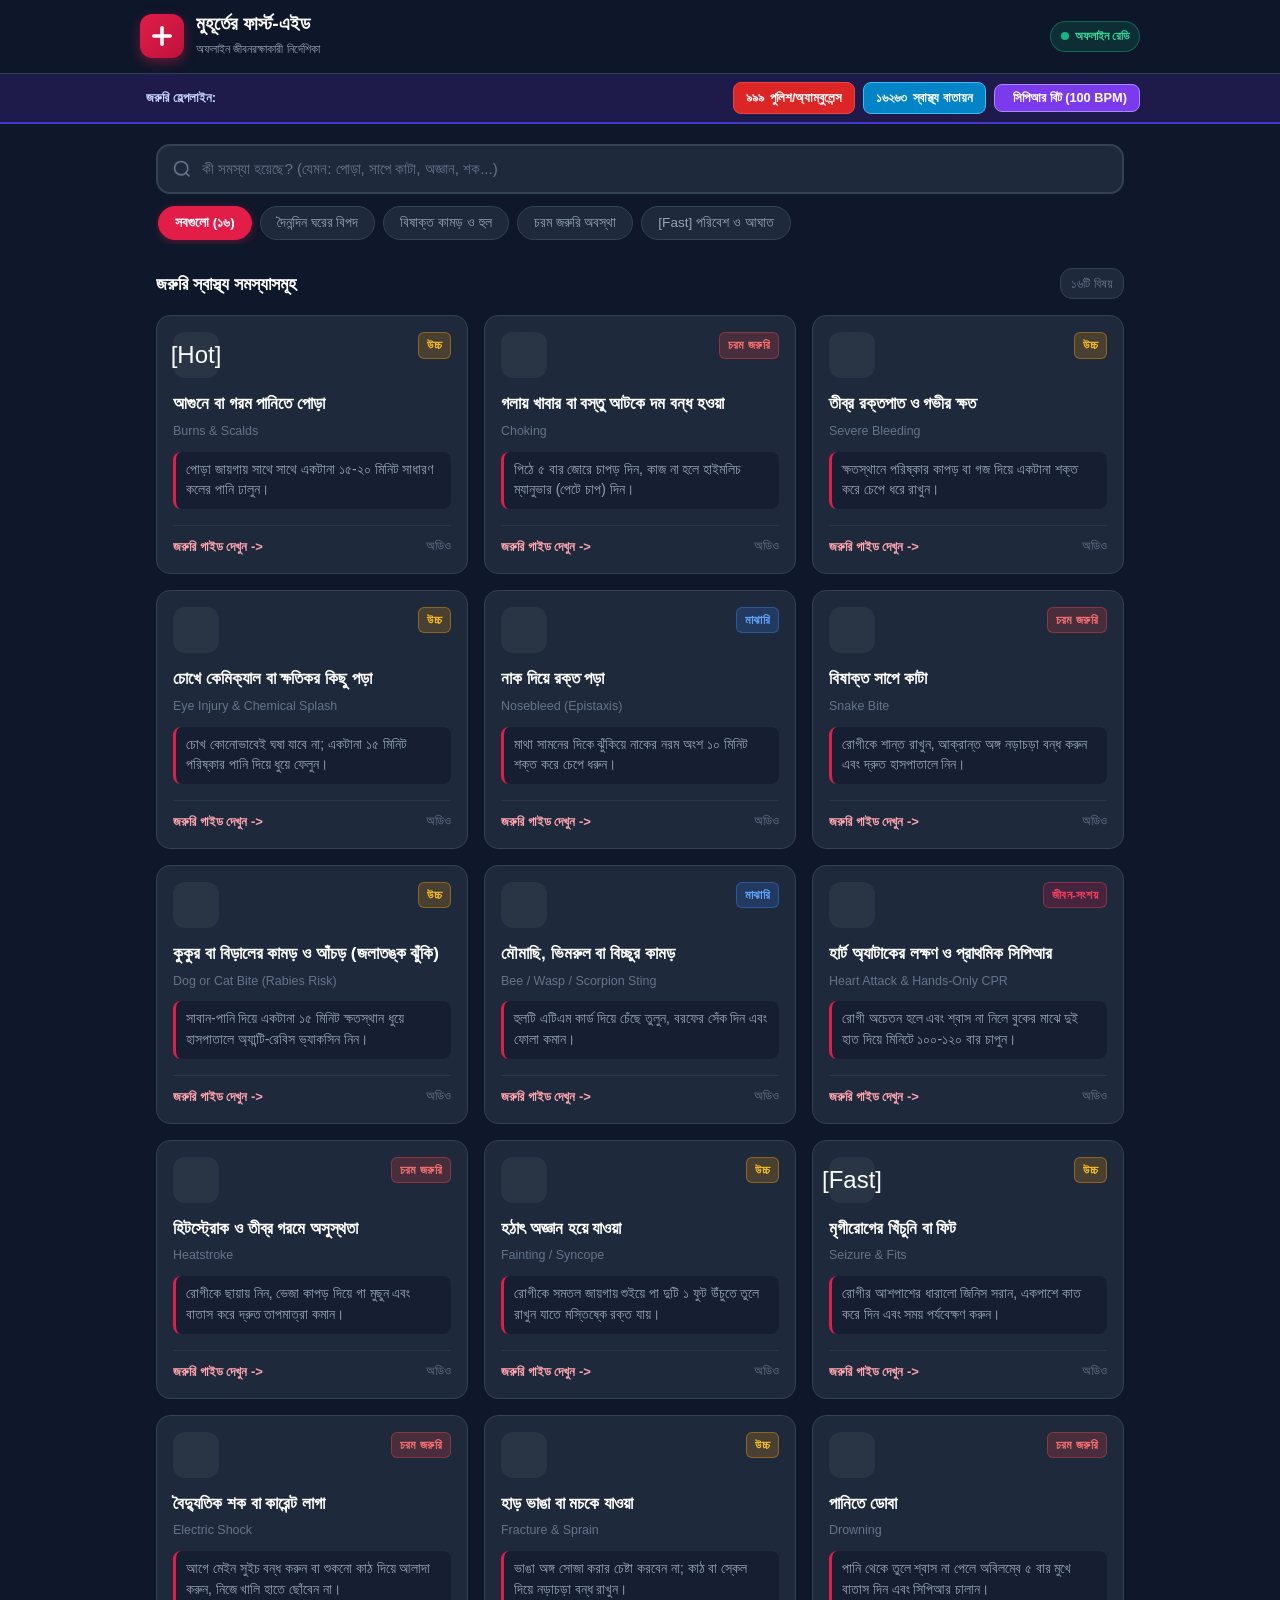
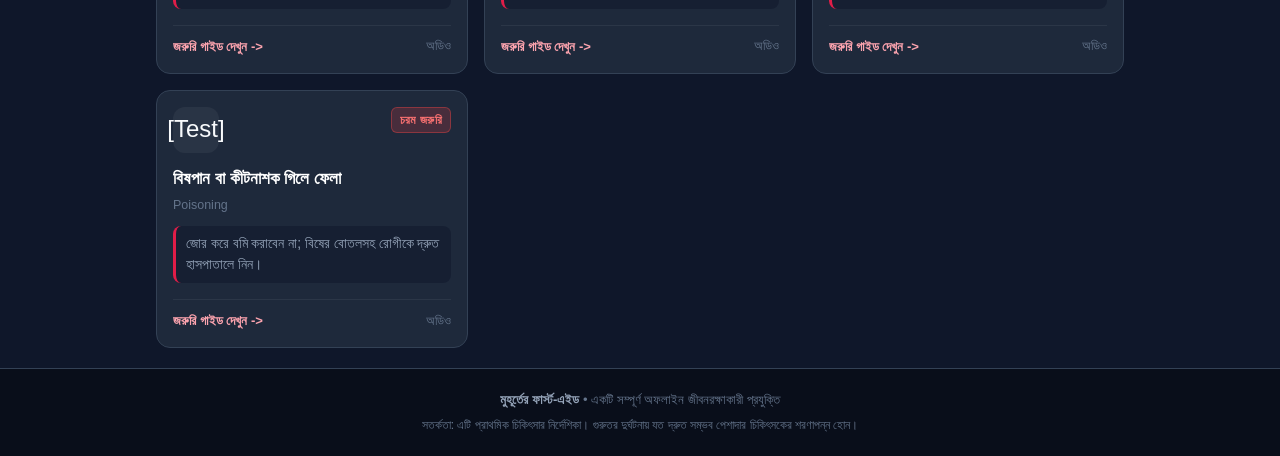
<file: 1_FirstAid_App/index.html>
<!DOCTYPE html>
<html lang="bn">
<head>
  <meta charset="UTF-8">
  <meta name="viewport" content="width=device-width, initial-scale=1.0, maximum-scale=1.0, user-scalable=no, viewport-fit=cover">
  <meta name="theme-color" content="#e11d48">
  <meta name="apple-mobile-web-app-capable" content="yes">
  <meta name="apple-mobile-web-app-status-bar-style" content="black-translucent">
  <meta name="description" content="বিপদের মুহূর্তে সঠিক প্রাথমিক চিকিৎসা ও জীবনরক্ষাকারী অফলাইন নির্দেশিকা। ইন্টারনেট ছাড়াই সম্পূর্ণ কার্যকর।">
  <title>মুহূর্তের ফার্স্ট-এইড | অফলাইন জরুরি প্রাথমিক চিকিৎসা</title>

  <!-- PWA Manifest & Icons -->
  <link rel="manifest" href="manifest.json">
  <link rel="icon" type="image/svg+xml" href="icons/favicon.svg">
  <link rel="apple-touch-icon" href="icons/icon-192.png">

  <!-- Stylesheet -->
  <link rel="stylesheet" href="style.css">
</head>
<body>
  <!-- Top App Navigation -->
  <header class="app-header">
    <div class="header-container">
      <div class="logo-area">
        <div class="logo-icon">
          <svg viewBox="0 0 24 24" width="28" height="28" fill="currentColor">
            <path d="M19 10.5h-5.5V5c0-.83-.67-1.5-1.5-1.5s-1.5.67-1.5 1.5v5.5H5c-.83 0-1.5.67-1.5 1.5s.67 1.5 1.5 1.5h5.5V19c0 .83.67 1.5 1.5 1.5s1.5-.67 1.5-1.5v-5.5H19c.83 0 1.5-.67 1.5-1.5s-.67-1.5-1.5-1.5z"/>
          </svg>
        </div>
        <div class="logo-text">
          <h1>মুহূর্তের ফার্স্ট-এইড</h1>
          <span class="tagline">অফলাইন জীবনরক্ষাকারী নির্দেশিকা</span>
        </div>
      </div>

      <div class="header-actions">
        <span class="offline-badge" id="offlineBadge" title="ইন্টারনেট ছাড়াই চলবে">
          <span class="pulse-dot"></span> অফলাইন রেডি
        </span>
        <button id="installBtn" class="btn-install" style="display: none;">
          <svg width="18" height="18" viewBox="0 0 24 24" fill="none" stroke="currentColor" stroke-width="2">
            <path d="M21 15v4a2 2 0 0 1-2 2H5a2 2 0 0 1-2-2v-4"></path>
            <polyline points="7 10 12 15 17 10"></polyline>
            <line x1="12" y1="15" x2="12" y2="3"></line>
          </svg>
          <span>অ্যাপ ইনস্টল</span>
        </button>
      </div>
    </div>
  </header>

  <!-- Sticky Emergency Quick Hotline Bar -->
  <div class="emergency-bar">
    <div class="emergency-bar-inner">
      <div class="emergency-alert-tag">
        <span class="alert-blink"></span> <strong>জরুরি হেল্পলাইন:</strong>
      </div>
      <div class="hotline-links">
        <a href="tel:999" class="hotline-chip chip-999" title="জাতীয় জরুরি সেবা কল">
          <span class="chip-num">৯৯৯</span>
          <span class="chip-label">পুলিশ/অ্যাম্বুলেন্স</span>
        </a>
        <a href="tel:16263" class="hotline-chip chip-health" title="স্বাস্থ্য বাতায়ন সরকারি স্বাস্থ্য সেবা">
          <span class="chip-num">১৬২৬৩</span>
          <span class="chip-label">স্বাস্থ্য বাতায়ন</span>
        </a>
        <button id="btnCprRhythm" class="hotline-chip chip-cpr" title="সিপিআরের সঠিক রিদম শুনুন">
          <span class="chip-num"></span>
          <span class="chip-label">সিপিআর বিট (100 BPM)</span>
        </button>
      </div>
    </div>
  </div>

  <main class="main-content">
    <!-- Hero / Search Section -->
    <section class="search-section">
      <div class="search-box">
        <svg class="search-icon" width="20" height="20" viewBox="0 0 24 24" fill="none" stroke="currentColor" stroke-width="2">
          <circle cx="11" cy="11" r="8"></circle>
          <line x1="21" y1="21" x2="16.65" y2="16.65"></line>
        </svg>
        <input 
          type="search" 
          id="searchInput" 
          placeholder="কী সমস্যা হয়েছে? (যেমন: পোড়া, সাপে কাটা, অজ্ঞান, শক...)" 
          autocomplete="off"
        >
        <button id="clearSearchBtn" class="clear-search" style="display: none;"></button>
      </div>

      <!-- Category Filter Pills -->
      <div class="category-scroll">
        <div class="category-pills" id="categoryPills">
          <button class="pill-btn active" data-category="all">সবগুলো (১৬)</button>
          <button class="pill-btn" data-category="home"> দৈনন্দিন ঘরের বিপদ</button>
          <button class="pill-btn" data-category="bites"> বিষাক্ত কামড় ও হুল</button>
          <button class="pill-btn" data-category="critical"> চরম জরুরি অবস্থা</button>
          <button class="pill-btn" data-category="trauma">[Fast] পরিবেশ ও আঘাত</button>
        </div>
      </div>
    </section>

    <!-- Emergency Cases Grid -->
    <section class="cases-section">
      <div class="section-title-bar">
        <h2 id="sectionTitle">জরুরি স্বাস্থ্য সমস্যাসমূহ</h2>
        <span class="item-count" id="itemCount">১৬টি বিষয়</span>
      </div>

      <div class="cases-grid" id="casesGrid">
        <!-- Rendered dynamically by app.js -->
      </div>

      <!-- No Results State -->
      <div class="no-results" id="noResults" style="display: none;">
        <div class="no-results-icon"></div>
        <h3>কোনো তথ্য খুঁজে পাওয়া যায়নি</h3>
        <p>অন্য কোনো শব্দ দিয়ে সার্চ করুন অথবা সরাসরি নিচের জরুরি নম্বরে কল করুন।</p>
        <a href="tel:999" class="btn-primary-call">জরুরি ৯৯৯ কল দিন</a>
      </div>
    </section>
  </main>

  <!-- Detail Modal / Drawer -->
  <div class="modal-overlay" id="detailModal" aria-hidden="true">
    <div class="modal-card">
      <!-- Modal Header -->
      <div class="modal-header">
        <div class="modal-title-wrap">
          <span class="modal-icon" id="modalIcon"></span>
          <div>
            <span class="modal-category" id="modalCategory">দৈনন্দিন দুর্ঘটনা</span>
            <h3 class="modal-title" id="modalTitle">আগুনে বা গরম পানিতে পোড়া</h3>
            <span class="modal-sub" id="modalSub">Burns & Scalds</span>
          </div>
        </div>
        <button class="modal-close" id="modalCloseBtn" aria-label="বন্ধ করুন"></button>
      </div>

      <!-- Quick Audio Bar -->
      <div class="modal-audio-bar">
        <div class="audio-status">
          <span class="audio-wave-icon"></span>
          <span id="audioStatusText">জরুরি বাংলায় শুনুন:</span>
        </div>
        <button id="voicePlayBtn" class="btn-voice">
          <span class="voice-btn-text">শুনুন</span>
        </button>
      </div>

      <!-- Modal Body -->
      <div class="modal-body">
        <!-- Quick Summary Box -->
        <div class="quick-summary-box">
          <strong>একনজরে করণীয়:</strong>
          <p id="modalQuickSummary">পোড়া জায়গায় সাথে সাথে একটানা ১৫-২০ মিনিট সাধারণ কলের পানি ঢালুন।</p>
        </div>

        <!-- Section: Do's (করণীয়) -->
        <div class="detail-block block-dos">
          <div class="block-heading">
            <span class="block-icon do-icon"></span>
            <h4>অবিলম্বে কী করবেন (সঠিক পদক্ষেপ)</h4>
          </div>
          <ol class="steps-list" id="modalDosList">
            <!-- Injected via JS -->
          </ol>
        </div>

        <!-- Section: Don'ts (বর্জনীয় / মারাত্মক ভুল) -->
        <div class="detail-block block-donts">
          <div class="block-heading">
            <span class="block-icon dont-icon"></span>
            <h4>মারাত্মক ভুল! যা ভুলেও করবেন না</h4>
          </div>
          <ul class="warning-list" id="modalDontsList">
            <!-- Injected via JS -->
          </ul>
        </div>

        <!-- Section: Hospital Red Flags -->
        <div class="detail-block block-hospital">
          <div class="block-heading">
            <span class="block-icon hospital-icon"></span>
            <h4>কখন দ্রুত হাসপাতালে নেবেন</h4>
          </div>
          <ul class="hospital-list" id="modalHospitalList">
            <!-- Injected via JS -->
          </ul>
        </div>
      </div>

      <!-- Modal Footer Call Action -->
      <div class="modal-footer">
        <a href="tel:999" class="btn-emergency-action">
          <span>সাহায্য দরকার? ৯৯৯ ডায়াল করুন</span>
        </a>
      </div>
    </div>
  </div>

  <!-- CPR Beat Metronome Modal -->
  <div class="modal-overlay" id="cprModal" aria-hidden="true">
    <div class="modal-card cpr-card">
      <div class="modal-header">
        <div class="modal-title-wrap">
          <span class="modal-icon">‍</span>
          <div>
            <h3 class="modal-title">সিপিআর স্পিড গাইড</h3>
            <span class="modal-sub">সঠিক রিদমে বুকের চাপ বজায় রাখুন (১০০-১২০ BPM)</span>
          </div>
        </div>
        <button class="modal-close" id="cprCloseBtn"></button>
      </div>
      <div class="cpr-body">
        <p class="cpr-instructions">
          রোগী অচেতন ও শ্বাসহীন হলে বুকের ঠিক মাঝখানে দুই হাতের তালু দিয়ে নিচের স্পন্দনের তালে তালে প্রতি মিনিটে ১০০-১২০ বার জোরে চাপ দিন (Push Hard & Fast)।
        </p>
        <div class="cpr-visualizer">
          <div class="cpr-heart" id="cprHeart"></div>
          <div class="cpr-bpm" id="cprBpmCount">১১০ BPM</div>
          <span class="cpr-note">প্রতিটি বিটের সাথে বুকে ২ ইঞ্চি গভীরে চাপুন</span>
        </div>
        <button id="cprToggleBtn" class="btn-cpr-toggle"> বিট চালু করুন</button>
      </div>
    </div>
  </div>

  <!-- PWA Install Guide Bottom Banner -->
  <div class="install-banner" id="installBanner" style="display: none;">
    <div class="install-banner-content">
      <img src="icons/icon-192.png" alt="App Icon" class="install-banner-img">
      <div>
        <strong>মোবাইলে ইনস্টল করুন</strong>
        <p>ইন্টারনেট ছাড়াই এক ক্লিকে অফলাইনে ব্যবহারের জন্য</p>
      </div>
    </div>
    <div class="install-banner-actions">
      <button id="bannerInstallBtn" class="btn-banner-install">ইনস্টল</button>
      <button id="bannerDismissBtn" class="btn-banner-dismiss">পরে</button>
    </div>
  </div>

  <!-- Footer -->
  <footer class="app-footer">
    <p><strong>মুহূর্তের ফার্স্ট-এইড</strong> • একটি সম্পূর্ণ অফলাইন জীবনরক্ষাকারী প্রযুক্তি</p>
    <p class="disclaimer">সতর্কতা: এটি প্রাথমিক চিকিৎসার নির্দেশিকা। গুরুতর দুর্ঘটনায় যত দ্রুত সম্ভব পেশাদার চিকিৎসকের শরণাপন্ন হোন।</p>
  </footer>

  <!-- Scripts -->
  <script src="data.js"></script>
  <script src="app.js"></script>
</body>
</html>
</file>
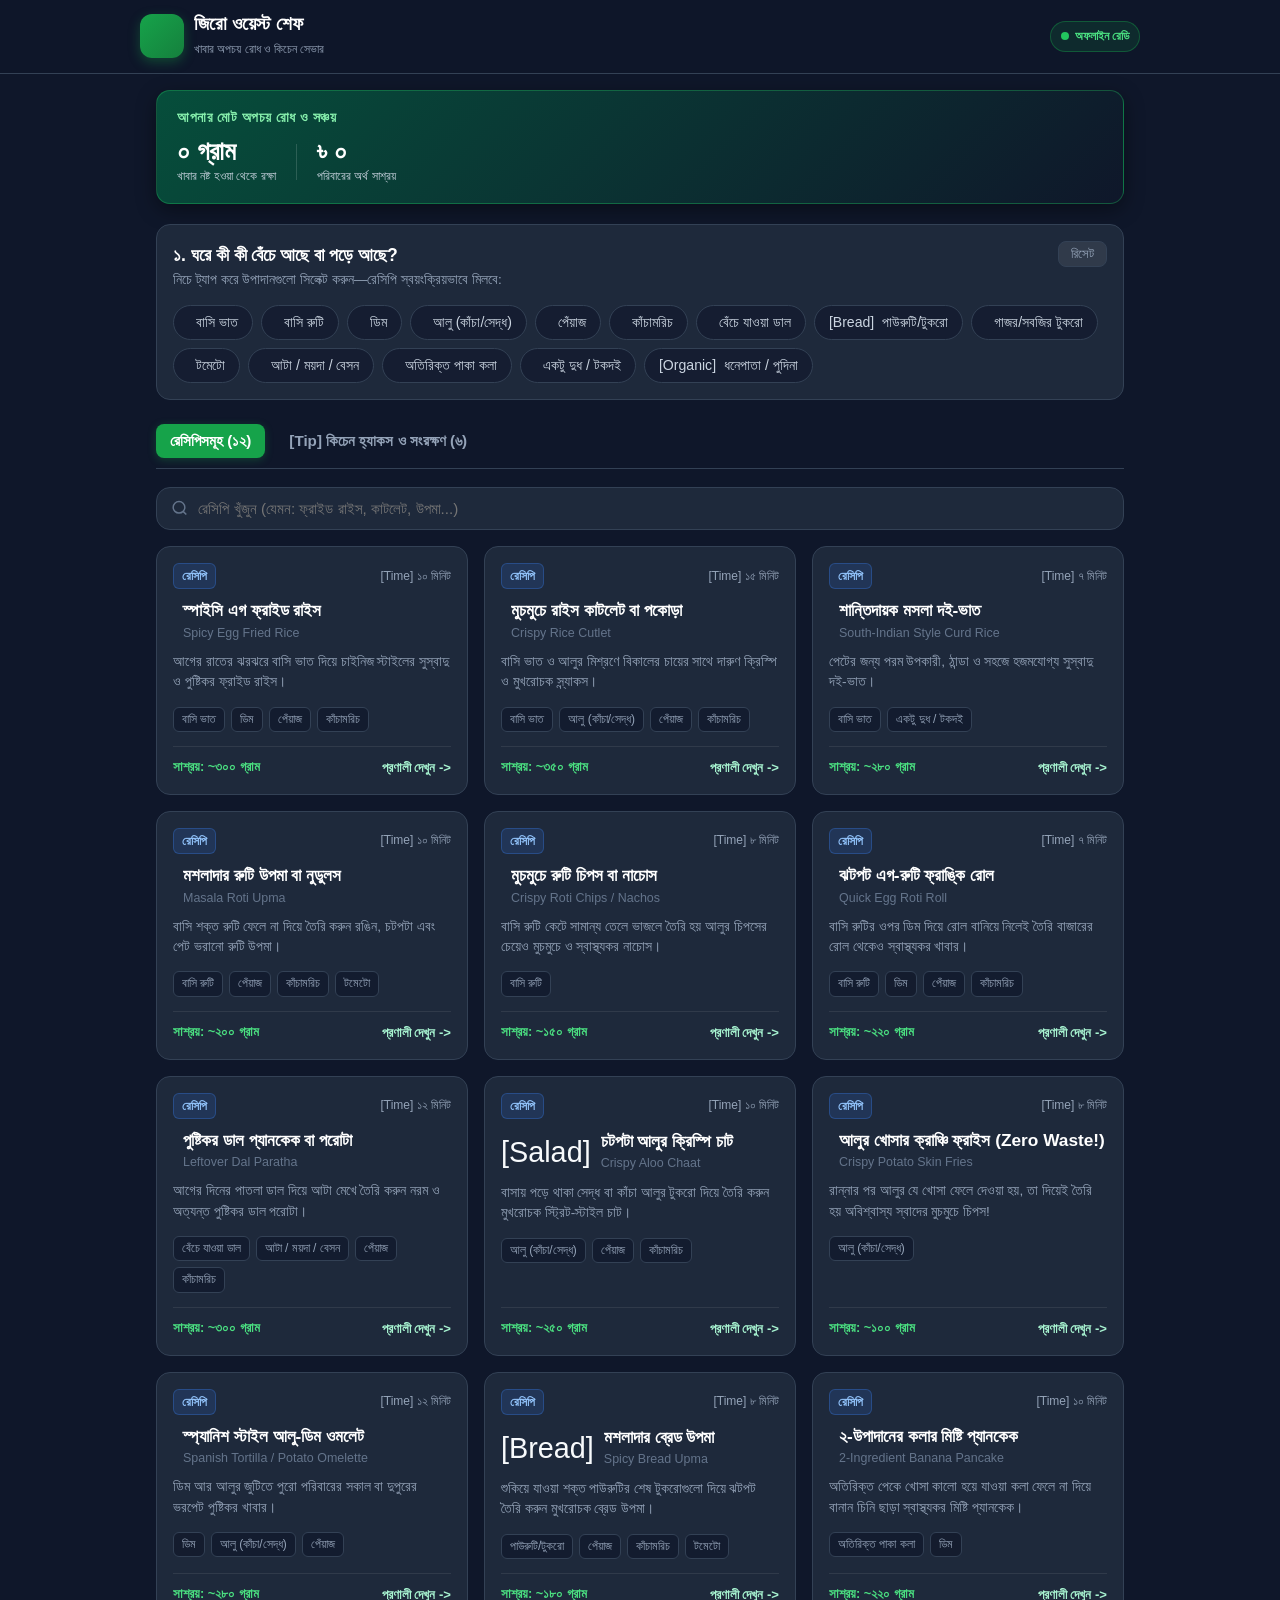
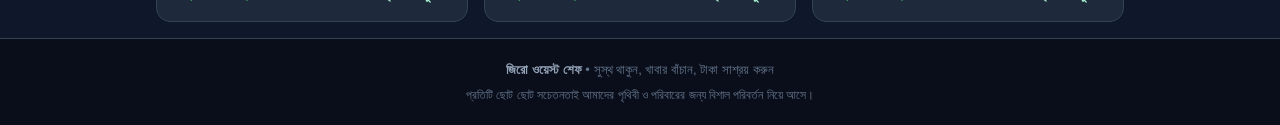
<file: 2_ZeroWasteChef_App/index.html>
<!DOCTYPE html>
<html lang="bn">
<head>
  <meta charset="UTF-8">
  <meta name="viewport" content="width=device-width, initial-scale=1.0, maximum-scale=1.0, user-scalable=no, viewport-fit=cover">
  <meta name="theme-color" content="#16a34a">
  <meta name="apple-mobile-web-app-capable" content="yes">
  <meta name="apple-mobile-web-app-status-bar-style" content="black-translucent">
  <meta name="description" content="বেঁচে যাওয়া খাবার দিয়ে ঝটপট পুষ্টিকর রেসিপি তৈরি ও অর্থ সাশ্রয়ের স্মার্ট নির্দেশিকা। ইন্টারনেট ছাড়াই সম্পূর্ণ অফলাইন।">
  <title>জিরো ওয়েস্ট শেফ | খাবার অপচয় রোধ ও রেসিপি</title>

  <!-- PWA Manifest & Icons -->
  <link rel="manifest" href="manifest.json">
  <link rel="icon" type="image/svg+xml" href="icons/favicon.svg">
  <link rel="apple-touch-icon" href="icons/icon-192.png">

  <!-- Stylesheet -->
  <link rel="stylesheet" href="style.css">
</head>
<body>
  <!-- Header Navigation -->
  <header class="app-header">
    <div class="header-container">
      <div class="logo-area">
        <div class="logo-icon">‍</div>
        <div class="logo-text">
          <h1>জিরো ওয়েস্ট শেফ</h1>
          <span class="tagline">খাবার অপচয় রোধ ও কিচেন সেভার</span>
        </div>
      </div>

      <div class="header-actions">
        <span class="eco-badge" id="offlineBadge" title="ইন্টারনেট ছাড়াই চলবে">
          <span class="pulse-dot"></span> অফলাইন রেডি
        </span>
        <button id="installBtn" class="btn-install" style="display: none;">
          <svg width="16" height="16" viewBox="0 0 24 24" fill="none" stroke="currentColor" stroke-width="2">
            <path d="M21 15v4a2 2 0 0 1-2 2H5a2 2 0 0 1-2-2v-4"></path>
            <polyline points="7 10 12 15 17 10"></polyline>
            <line x1="12" y1="15" x2="12" y2="3"></line>
          </svg>
          <span>ইনস্টল</span>
        </button>
      </div>
    </div>
  </header>

  <main class="main-content">
    <!-- Lifetime Savings Card -->
    <section class="savings-banner">
      <div class="savings-card">
        <div class="savings-info">
          <span class="savings-label">আপনার মোট অপচয় রোধ ও সঞ্চয়</span>
          <div class="savings-numbers">
            <div class="stat-item">
              <span class="stat-value" id="totalGramsSaved">০ গ্রাম</span>
              <span class="stat-sub">খাবার নষ্ট হওয়া থেকে রক্ষা</span>
            </div>
            <div class="stat-divider"></div>
            <div class="stat-item">
              <span class="stat-value" id="totalTakaSaved">৳ ০</span>
              <span class="stat-sub">পরিবারের অর্থ সাশ্রয়</span>
            </div>
          </div>
        </div>
      </div>
    </section>

    <!-- Step 1: Ingredient Picker -->
    <section class="pantry-section">
      <div class="section-head">
        <div>
          <h2>১. ঘরে কী কী বেঁচে আছে বা পড়ে আছে?</h2>
          <p class="section-sub">নিচে ট্যাপ করে উপাদানগুলো সিলেক্ট করুন—রেসিপি স্বয়ংক্রিয়ভাবে মিলবে:</p>
        </div>
        <button id="resetIngredientsBtn" class="btn-reset" title="সব আনচেক করুন">রিসেট</button>
      </div>

      <!-- Ingredient Chips Grid -->
      <div class="ingredients-grid" id="ingredientsGrid">
        <!-- Rendered dynamically by app.js -->
      </div>

      <div class="selected-summary-bar" id="selectedSummaryBar" style="display: none;">
        <span id="selectedCountText">০টি উপকরণ নির্বাচিত</span>
        <span class="hint-text">নিচে রেসিপি দেখুন v</span>
      </div>
    </section>

    <!-- Main Navigation Tabs: Recipes vs Kitchen Hacks -->
    <div class="main-tabs">
      <button class="tab-btn active" id="tabRecipesBtn"> রেসিপিসমূহ (<span id="recipeCountBadge">১২</span>)</button>
      <button class="tab-btn" id="tabHacksBtn">[Tip] কিচেন হ্যাকস ও সংরক্ষণ (৬)</button>
    </div>

    <!-- Section: Recipes List View -->
    <section class="recipes-section" id="recipesSection">
      <!-- Search & Filter Bar -->
      <div class="filter-bar">
        <div class="search-input-wrap">
          <svg class="search-icon" width="18" height="18" viewBox="0 0 24 24" fill="none" stroke="currentColor" stroke-width="2">
            <circle cx="11" cy="11" r="8"></circle>
            <line x1="21" y1="21" x2="16.65" y2="16.65"></line>
          </svg>
          <input type="search" id="recipeSearch" placeholder="রেসিপি খুঁজুন (যেমন: ফ্রাইড রাইস, কাটলেট, উপমা...)" autocomplete="off">
        </div>
      </div>

      <div class="recipes-grid" id="recipesGrid">
        <!-- Rendered dynamically by app.js -->
      </div>

      <!-- Empty State -->
      <div class="no-recipes" id="noRecipes" style="display: none;">
        <div class="no-recipes-icon"></div>
        <h3>কোনো রেসিপি মেলেনি</h3>
        <p>অন্য কোনো উপাদান নির্বাচন করুন অথবা সব উপাদান রিসেট করে সমস্ত রেসিপি দেখুন।</p>
        <button class="btn-view-all" id="btnViewAll">সমস্ত রেসিপি দেখুন</button>
      </div>
    </section>

    <!-- Section: Kitchen Hacks View (Initially Hidden) -->
    <section class="hacks-section" id="hacksSection" style="display: none;">
      <div class="hacks-intro">
        <h3>খাবার দীর্ঘদিন ভালো রাখার ঘরোয়া জাদুকরী টিপস</h3>
        <p>সঠিক উপায়ে সংরক্ষণ করলে খাবার পচে না এবং অপচয় শতভাগ কমানো সম্ভব:</p>
      </div>
      <div class="hacks-grid" id="hacksGrid">
        <!-- Injected dynamically -->
      </div>
    </section>
  </main>

  <!-- Recipe Details Modal -->
  <div class="modal-overlay" id="recipeModal" aria-hidden="true">
    <div class="modal-card">
      <div class="modal-header">
        <div class="modal-title-wrap">
          <span class="modal-icon" id="modalRecipeIcon"></span>
          <div>
            <h3 class="modal-title" id="modalRecipeTitle">স্পাইসি এগ ফ্রাইড রাইস</h3>
            <span class="modal-sub" id="modalRecipeSub">Spicy Egg Fried Rice</span>
          </div>
        </div>
        <button class="modal-close" id="modalCloseBtn"></button>
      </div>

      <div class="modal-meta-bar">
        <div class="meta-item">[Time] <span id="modalRecipeTime">১০ মিনিট</span></div>
        <div class="meta-item"><span id="modalRecipeDiff">সহজ</span></div>
        <div class="meta-item highlight-green"><span id="modalRecipeSaved">৩০০ গ্রাম সাশ্রয়</span></div>
      </div>

      <!-- Audio Reader Bar -->
      <div class="modal-audio-bar">
        <span>বাংলায় রান্নার নিয়ম শুনুন:</span>
        <button id="recipeVoiceBtn" class="btn-voice">
          <span class="voice-btn-text">শুনুন</span>
        </button>
      </div>

      <div class="modal-body">
        <p class="recipe-desc" id="modalRecipeDesc"></p>

        <!-- Required Ingredients -->
        <div class="recipe-block">
          <h4>প্রয়োজনীয় উপকরণ:</h4>
          <ul class="ingredients-needed-list" id="modalIngredientsList"></ul>
        </div>

        <!-- Step by Step instructions -->
        <div class="recipe-block">
          <h4>‍ ধাপে ধাপে তৈরির নিয়ম:</h4>
          <ol class="steps-ordered-list" id="modalStepsList"></ol>
        </div>

        <!-- Pro Tip Box -->
        <div class="pro-tip-box" id="modalProTipBox">
          <strong>শেফের স্পেশাল টিপ:</strong>
          <span id="modalProTipText"></span>
        </div>
      </div>

      <div class="modal-footer">
        <button class="btn-cook-done" id="btnCookDone">
          <span>আমি রান্না করেছি! (সাশ্রয় পয়েন্ট যোগ করুন)</span>
        </button>
      </div>
    </div>
  </div>

  <!-- PWA Install Banner -->
  <div class="install-banner" id="installBanner" style="display: none;">
    <div class="install-banner-content">
      <img src="icons/icon-192.png" alt="App Icon" class="install-banner-img">
      <div>
        <strong>মোবাইলে অ্যাপ ইনস্টল করুন</strong>
        <p>ইন্টারনেট ছাড়াই এক ক্লিকে কিচেনে ব্যবহারের জন্য</p>
      </div>
    </div>
    <div class="install-banner-actions">
      <button id="bannerInstallBtn" class="btn-banner-install">ইনস্টল</button>
      <button id="bannerDismissBtn" class="btn-banner-dismiss">পরে</button>
    </div>
  </div>

  <!-- Success Toast Notification -->
  <div class="toast-notice" id="toastNotice"></div>

  <!-- Footer -->
  <footer class="app-footer">
    <p><strong>জিরো ওয়েস্ট শেফ</strong> • সুস্থ থাকুন, খাবার বাঁচান, টাকা সাশ্রয় করুন</p>
    <p class="disclaimer">প্রতিটি ছোট ছোট সচেতনতাই আমাদের পৃথিবী ও পরিবারের জন্য বিশাল পরিবর্তন নিয়ে আসে।</p>
  </footer>

  <!-- Scripts -->
  <script src="recipes.js"></script>
  <script src="app.js"></script>
</body>
</html>
</file>
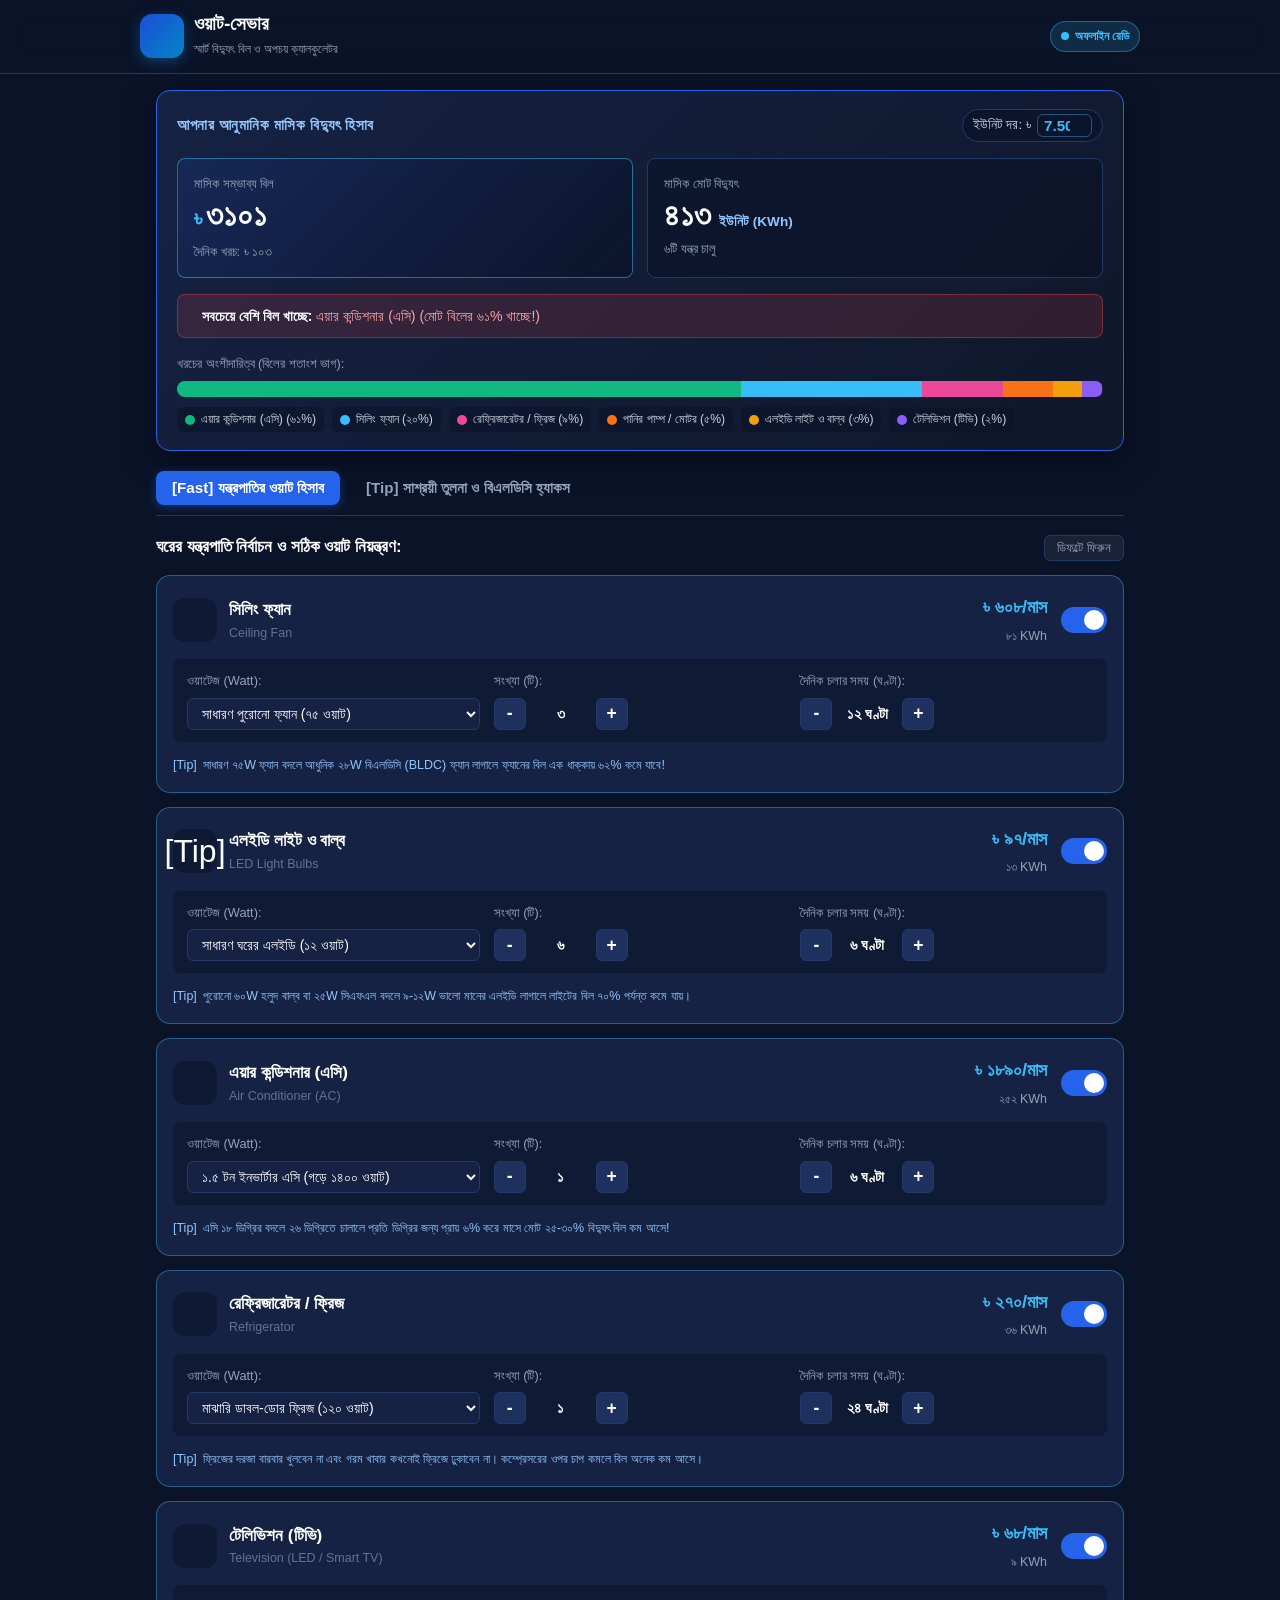
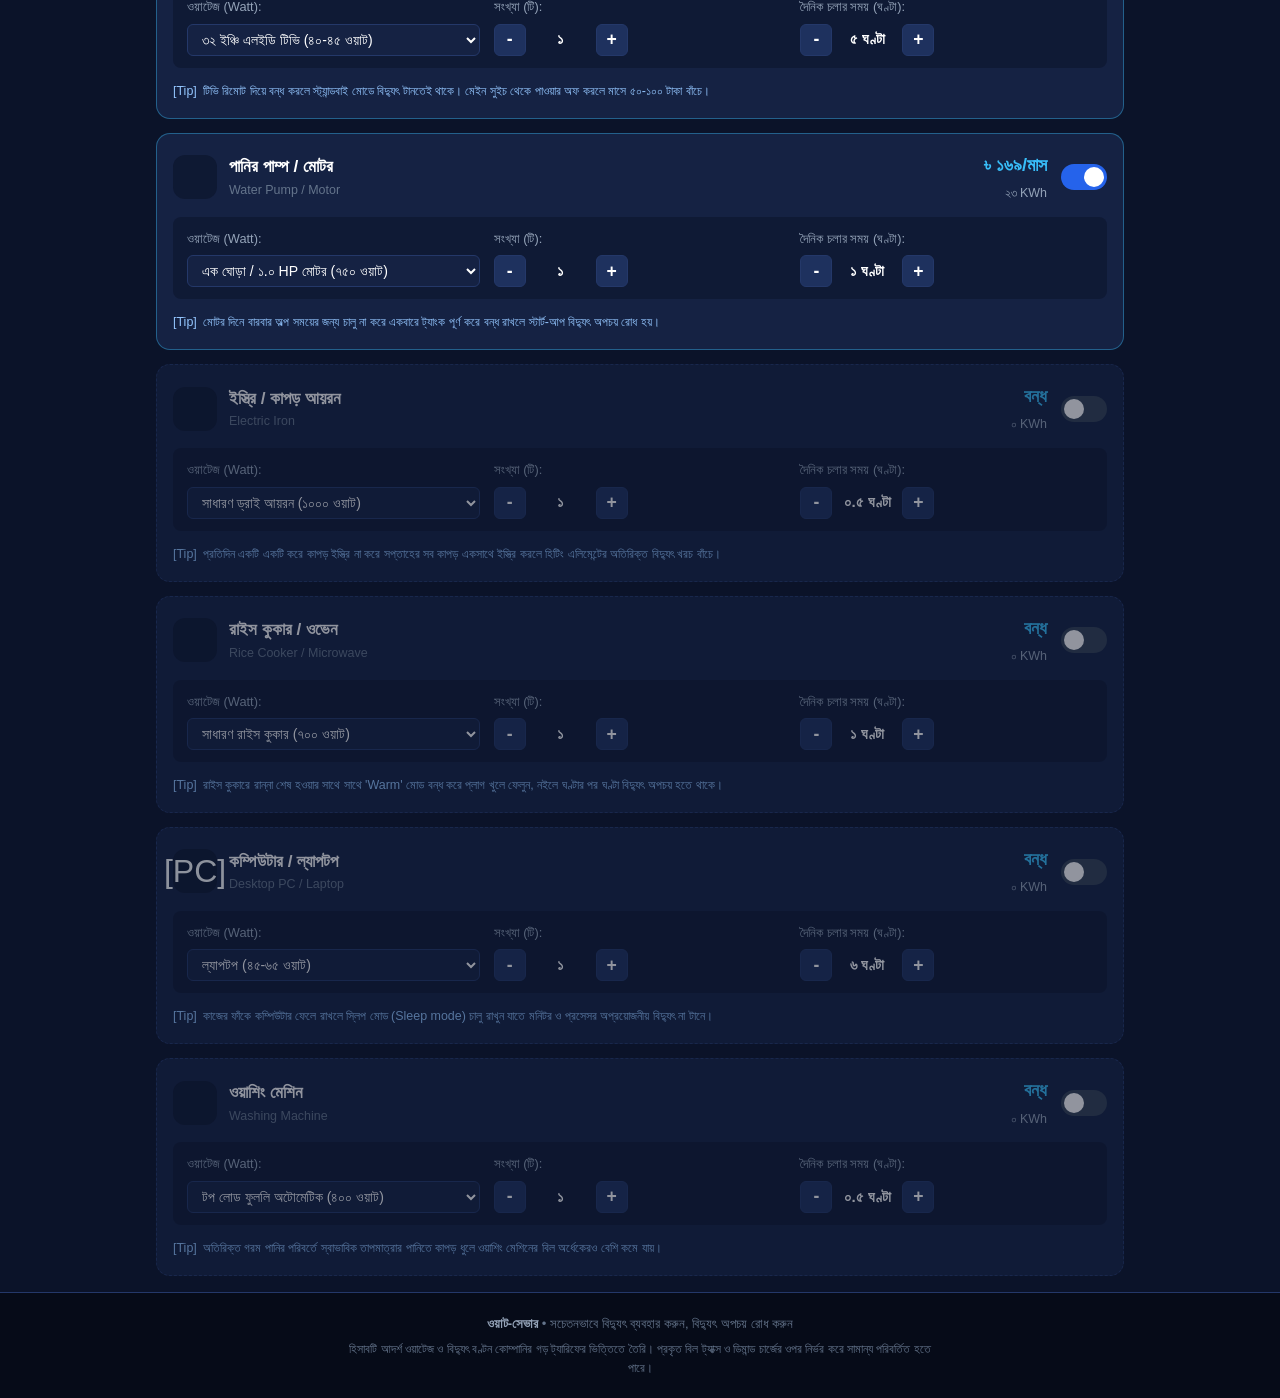
<file: 3_WattSaver_App/index.html>
<!DOCTYPE html>
<html lang="bn">
<head>
  <meta charset="UTF-8">
  <meta name="viewport" content="width=device-width, initial-scale=1.0, maximum-scale=1.0, user-scalable=no, viewport-fit=cover">
  <meta name="theme-color" content="#1d4ed8">
  <meta name="apple-mobile-web-app-capable" content="yes">
  <meta name="apple-mobile-web-app-status-bar-style" content="black-translucent">
  <meta name="description" content="প্রতিটি যন্ত্রের সঠিক ওয়াট হিসাব করে নিখুঁত বিদ্যুৎ বিল নির্ণয় ও হাজার হাজার টাকা সাশ্রয়ের স্মার্ট নির্দেশিকা।">
  <title>ওয়াট-সেভার | স্মার্ট বিদ্যুৎ বিল ও সাশ্রয়ী ক্যালকুলেটর</title>

  <!-- PWA Manifest & Icons -->
  <link rel="manifest" href="manifest.json">
  <link rel="icon" type="image/svg+xml" href="icons/favicon.svg">
  <link rel="apple-touch-icon" href="icons/icon-192.png">

  <!-- Stylesheet -->
  <link rel="stylesheet" href="style.css">
</head>
<body>
  <!-- Header Navigation -->
  <header class="app-header">
    <div class="header-container">
      <div class="logo-area">
        <div class="logo-icon"></div>
        <div class="logo-text">
          <h1>ওয়াট-সেভার</h1>
          <span class="tagline">স্মার্ট বিদ্যুৎ বিল ও অপচয় ক্যালকুলেটর</span>
        </div>
      </div>

      <div class="header-actions">
        <span class="offline-badge" id="offlineBadge" title="ইন্টারনেট ছাড়াই চলবে">
          <span class="pulse-dot"></span> অফলাইন রেডি
        </span>
        <button id="installBtn" class="btn-install" style="display: none;">
          <svg width="16" height="16" viewBox="0 0 24 24" fill="none" stroke="currentColor" stroke-width="2">
            <path d="M21 15v4a2 2 0 0 1-2 2H5a2 2 0 0 1-2-2v-4"></path>
            <polyline points="7 10 12 15 17 10"></polyline>
            <line x1="12" y1="15" x2="12" y2="3"></line>
          </svg>
          <span>ইনস্টল</span>
        </button>
      </div>
    </div>
  </header>

  <main class="main-content">
    <!-- Live Total Bill & Energy Meter Dashboard -->
    <section class="dashboard-banner">
      <div class="dashboard-card">
        <div class="dash-top-row">
          <span class="dash-title">আপনার আনুমানিক মাসিক বিদ্যুৎ হিসাব</span>
          <div class="unit-rate-pill">
            <label for="unitRateInput">ইউনিট দর: ৳</label>
            <input type="number" id="unitRateInput" value="7.50" step="0.5" min="3" max="25">
          </div>
        </div>

        <div class="dash-metrics-grid">
          <div class="metric-box highlight-bill">
            <span class="metric-label">মাসিক সম্ভাব্য বিল</span>
            <div class="metric-val-wrap">
              <span class="currency">৳</span>
              <span class="metric-val" id="totalMonthlyBill">০</span>
            </div>
            <span class="metric-sub" id="dailyBillText">দৈনিক খরচ: ৳ ০</span>
          </div>

          <div class="metric-box">
            <span class="metric-label">মাসিক মোট বিদ্যুৎ</span>
            <div class="metric-val-wrap">
              <span class="metric-val" id="totalMonthlyUnits">০</span>
              <span class="unit-tag">ইউনিট (KWh)</span>
            </div>
            <span class="metric-sub" id="activeAppliancesCount">৬টি যন্ত্র চালু</span>
          </div>
        </div>

        <!-- Warning Drain Alert -->
        <div class="drain-alert-box" id="drainAlertBox" style="display: none;">
          <span class="drain-icon"></span>
          <div>
            <strong>সবচেয়ে বেশি বিল খাচ্ছে:</strong>
            <span id="drainAlertText">এসি (মোট বিলের ৫২%)</span>
          </div>
        </div>

        <!-- Live Visual Segmented Expense Bar -->
        <div class="breakdown-container">
          <span class="breakdown-label">খরচের অংশীদারিত্ব (বিলের শতাংশ ভাগ):</span>
          <div class="breakdown-bar" id="breakdownBar">
            <!-- Injected dynamically -->
          </div>
          <div class="breakdown-legend" id="breakdownLegend">
            <!-- Legend chips -->
          </div>
        </div>
      </div>
    </section>

    <!-- Main Navigation Tabs -->
    <div class="main-tabs">
      <button class="tab-btn active" id="tabCalcBtn">[Fast] যন্ত্রপাতির ওয়াট হিসাব</button>
      <button class="tab-btn" id="tabCompareBtn">[Tip] সাশ্রয়ী তুলনা ও বিএলডিসি হ্যাকস</button>
    </div>

    <!-- View 1: Appliances Calculator -->
    <section class="calculator-view" id="calcView">
      <div class="section-title-row">
        <h3>ঘরের যন্ত্রপাতি নির্বাচন ও সঠিক ওয়াট নিয়ন্ত্রণ:</h3>
        <button class="btn-reset-all" id="btnResetDefaults">ডিফল্টে ফিরুন</button>
      </div>

      <div class="appliances-list" id="appliancesList">
        <!-- Rendered dynamically by app.js -->
      </div>
    </section>

    <!-- View 2: Energy Comparison & Hacks (Initially Hidden) -->
    <section class="comparison-view" id="compareView" style="display: none;">
      <!-- Interactive BLDC Comparison Calculator -->
      <div class="bldc-calc-card">
        <div class="bldc-header">
          <span class="bldc-badge">* বিশেষ সাশ্রয়ী তুলনা</span>
          <h3>সাধারণ ফ্যান বনাম বিএলডিসি (BLDC) ফ্যান</h3>
          <p>আপনার বাসায় কয়টি সাধারণ ৭৫W ফ্যান আছে তা নির্বাচন করুন—দেখুন BLDC ফ্যান লাগালে কত হাজার টাকা বাঁচবে:</p>
        </div>

        <div class="bldc-controls">
          <div class="bldc-input-group">
            <label>বাসায় ফ্যানের সংখ্যা:</label>
            <div class="qty-stepper">
              <button class="step-btn" id="bldcQtyMinus">-</button>
              <span class="qty-num" id="bldcQtyVal">৩</span>
              <button class="step-btn" id="bldcQtyPlus">+</button>
            </div>
          </div>
          <div class="bldc-input-group">
            <label>দৈনিক চলার সময়:</label>
            <div class="qty-stepper">
              <button class="step-btn" id="bldcHoursMinus">-</button>
              <span class="qty-num" id="bldcHoursVal">১২ ঘণ্টা</span>
              <button class="step-btn" id="bldcHoursPlus">+</button>
            </div>
          </div>
        </div>

        <div class="bldc-result-box">
          <div class="bldc-res-item">
            <span>সাধারণ ফ্যানে বাৎসরিক খরচ:</span>
            <strong id="bldcNormalCost">৳ ৭,২৯০</strong>
          </div>
          <div class="bldc-res-item">
            <span>বিএলডিসি ফ্যানে বাৎসরিক খরচ:</span>
            <strong class="green-text" id="bldcModernCost">৳ ২,৭২২</strong>
          </div>
          <div class="bldc-savings-highlight">
             আপনার প্রতি বছর সরাসরি সাশ্রয় হবে: <strong id="bldcTotalSaved">৳ ৪,৫৬৮ টাকা!</strong>
          </div>
        </div>
      </div>

      <!-- AC 26 Degree Comparison -->
      <div class="ac-calc-card">
        <div class="ac-header">
          <span class="bldc-badge badge-blue"> এসি এনার্জি হ্যাক</span>
          <h3>এসি ১৮° বনাম ২৬° তাপমাত্রা সাশ্রয়</h3>
        </div>
        <p>
          অনেকেই গরমে ঘরে ঢুকে এসি ১৮ ডিগ্রিতে চালিয়ে রাখেন। কিন্তু গবেষণায় প্রমাণিত—এসি <strong>২৬ ডিগ্রিতে চালিয়ে সাথে সিলিং ফ্যান কম গতিতে</strong> চালালে ঘর চমৎকার ঠান্ডা থাকে এবং প্রতি ডিগ্রির জন্য প্রায় ৬% বিদ্যুৎ বাঁচে!
        </p>
        <div class="ac-saving-box">
          [Tip] গড়ে একটি ১.৫ টন এসিতে প্রতি মাসে <strong>৮০০ থেকে ১,২০০ টাকা পর্যন্ত</strong> বিল কমে যায়!
        </div>
      </div>

      <!-- Hacks Grid -->
      <div class="hacks-grid" id="hacksGrid">
        <!-- Rendered dynamically -->
      </div>
    </section>
  </main>

  <!-- PWA Install Banner -->
  <div class="install-banner" id="installBanner" style="display: none;">
    <div class="install-banner-content">
      <img src="icons/icon-192.png" alt="App Icon" class="install-banner-img">
      <div>
        <strong>মোবাইলে অ্যাপ ইনস্টল করুন</strong>
        <p>ইন্টারনেট ছাড়াই এক ক্লিকে সবসময় বিদ্যুৎ বিল হিসাব করার জন্য</p>
      </div>
    </div>
    <div class="install-banner-actions">
      <button id="bannerInstallBtn" class="btn-banner-install">ইনস্টল</button>
      <button id="bannerDismissBtn" class="btn-banner-dismiss">পরে</button>
    </div>
  </div>

  <!-- Toast Notice -->
  <div class="toast-notice" id="toastNotice"></div>

  <!-- Footer -->
  <footer class="app-footer">
    <p><strong>ওয়াট-সেভার</strong> • সচেতনভাবে বিদ্যুৎ ব্যবহার করুন, বিদ্যুৎ অপচয় রোধ করুন</p>
    <p class="disclaimer">হিসাবটি আদর্শ ওয়াটেজ ও বিদ্যুৎ বণ্টন কোম্পানির গড় ট্যারিফের ভিত্তিতে তৈরি। প্রকৃত বিল ট্যাক্স ও ডিমান্ড চার্জের ওপর নির্ভর করে সামান্য পরিবর্তিত হতে পারে।</p>
  </footer>

  <!-- Scripts -->
  <script src="appliances.js"></script>
  <script src="app.js"></script>
</body>
</html>
</file>
<file: 1_FirstAid_App/style.css>
/* --- Root Variables & Design System --- */
:root {
  --primary: #e11d48;
  --primary-dark: #be123c;
  --primary-light: #ffe4e6;
  --bg-dark: #0f172a;
  --bg-card: #1e293b;
  --bg-card-hover: #334155;
  --text-main: #f8fafc;
  --text-muted: #94a3b8;
  --text-dim: #64748b;
  --border-color: #334155;
  
  --color-dos: #10b981;
  --color-dos-bg: rgba(16, 185, 129, 0.12);
  --color-donts: #ef4444;
  --color-donts-bg: rgba(239, 68, 68, 0.12);
  --color-warn: #f59e0b;
  --color-hospital-bg: rgba(59, 130, 246, 0.12);
  --color-hospital: #3b82f6;

  --radius-sm: 8px;
  --radius-md: 14px;
  --radius-lg: 20px;
  --shadow-card: 0 4px 20px -2px rgba(0, 0, 0, 0.4);
  --font-family: 'Hind Siliguri', 'Kalpurush', 'SolaimanLipi', -apple-system, BlinkMacSystemFont, 'Segoe UI', Roboto, sans-serif;
}

/* --- Base & Reset --- */
* {
  box-sizing: border-box;
  margin: 0;
  padding: 0;
  -webkit-tap-highlight-color: rgba(225, 29, 72, 0.2);
  touch-action: manipulation;
}

html {
  overscroll-behavior-y: contain;
}

body {
  font-family: var(--font-family);
  background-color: var(--bg-dark);
  color: var(--text-main);
  line-height: 1.6;
  min-height: 100vh;
  min-height: -webkit-fill-available;
  display: flex;
  flex-direction: column;
  padding-bottom: env(safe-area-inset-bottom);
}

/* --- Header --- */
.app-header {
  background: rgba(15, 23, 42, 0.95);
  backdrop-filter: blur(12px);
  position: sticky;
  top: 0;
  z-index: 100;
  border-bottom: 1px solid var(--border-color);
  padding: 12px 16px;
}

.header-container {
  max-width: 1000px;
  margin: 0 auto;
  display: flex;
  align-items: center;
  justify-content: space-between;
}

.logo-area {
  display: flex;
  align-items: center;
  gap: 12px;
}

.logo-icon {
  width: 44px;
  height: 44px;
  background: linear-gradient(135deg, var(--primary), var(--primary-dark));
  color: white;
  border-radius: 12px;
  display: flex;
  align-items: center;
  justify-content: center;
  box-shadow: 0 4px 12px rgba(225, 29, 72, 0.4);
}

.logo-text h1 {
  font-size: 1.2rem;
  font-weight: 700;
  color: white;
  line-height: 1.2;
}

.logo-text .tagline {
  font-size: 0.78rem;
  color: var(--text-muted);
}

.header-actions {
  display: flex;
  align-items: center;
  gap: 10px;
}

.offline-badge {
  display: inline-flex;
  align-items: center;
  gap: 6px;
  background: rgba(16, 185, 129, 0.15);
  border: 1px solid rgba(16, 185, 129, 0.4);
  color: #34d399;
  font-size: 0.75rem;
  font-weight: 600;
  padding: 5px 10px;
  border-radius: 20px;
}

.pulse-dot {
  width: 8px;
  height: 8px;
  background-color: #10b981;
  border-radius: 50%;
  animation: pulse 2s infinite;
}

@keyframes pulse {
  0% { transform: scale(0.9); opacity: 0.8; }
  50% { transform: scale(1.3); opacity: 1; }
  100% { transform: scale(0.9); opacity: 0.8; }
}

.btn-install {
  display: inline-flex;
  align-items: center;
  gap: 6px;
  background: var(--primary);
  color: white;
  border: none;
  font-family: inherit;
  font-size: 0.82rem;
  font-weight: 600;
  padding: 6px 14px;
  border-radius: 20px;
  cursor: pointer;
  transition: all 0.2s;
  box-shadow: 0 2px 8px rgba(225, 29, 72, 0.35);
}

.btn-install:hover {
  background: var(--primary-dark);
  transform: translateY(-1px);
}

/* --- Emergency Hotline Bar --- */
.emergency-bar {
  background: #1e1b4b;
  border-bottom: 2px solid #4338ca;
  padding: 8px 16px;
}

.emergency-bar-inner {
  max-width: 1000px;
  margin: 0 auto;
  display: flex;
  align-items: center;
  justify-content: space-between;
  flex-wrap: wrap;
  gap: 8px;
}

.emergency-alert-tag {
  display: flex;
  align-items: center;
  gap: 6px;
  font-size: 0.82rem;
  color: #c7d2fe;
}

.alert-blink {
  animation: blink 1.2s infinite;
}

@keyframes blink {
  0%, 100% { opacity: 1; }
  50% { opacity: 0.3; }
}

.hotline-links {
  display: flex;
  align-items: center;
  gap: 8px;
  flex-wrap: wrap;
}

.hotline-chip {
  display: inline-flex;
  align-items: center;
  gap: 6px;
  text-decoration: none;
  font-size: 0.8rem;
  font-weight: 600;
  padding: 5px 12px;
  border-radius: 8px;
  transition: transform 0.15s ease;
}

.hotline-chip:hover {
  transform: translateY(-2px);
}

.chip-999 {
  background: #dc2626;
  color: white;
  border: 1px solid #ef4444;
}

.chip-health {
  background: #0284c7;
  color: white;
  border: 1px solid #38bdf8;
}

.chip-cpr {
  background: #7c3aed;
  color: white;
  border: 1px solid #a78bfa;
  cursor: pointer;
  font-family: inherit;
}

/* --- Main Layout --- */
.main-content {
  flex: 1;
  max-width: 1000px;
  margin: 0 auto;
  width: 100%;
  padding: 20px 16px;
}

/* --- Search & Filter Section --- */
.search-section {
  margin-bottom: 24px;
}

.search-box {
  position: relative;
  display: flex;
  align-items: center;
  background: var(--bg-card);
  border: 2px solid var(--border-color);
  border-radius: var(--radius-md);
  padding: 6px 14px;
  transition: border-color 0.2s, box-shadow 0.2s;
}

.search-box:focus-within {
  border-color: var(--primary);
  box-shadow: 0 0 0 3px rgba(225, 29, 72, 0.2);
}

.search-icon {
  color: var(--text-dim);
  margin-right: 10px;
  flex-shrink: 0;
}

.search-box input {
  width: 100%;
  background: transparent;
  border: none;
  outline: none;
  color: white;
  font-family: inherit;
  font-size: 1rem;
  padding: 8px 0;
}

.search-box input::placeholder {
  color: var(--text-dim);
  font-size: 0.95rem;
}

.clear-search {
  background: var(--border-color);
  border: none;
  color: var(--text-muted);
  width: 24px;
  height: 24px;
  border-radius: 50%;
  cursor: pointer;
  font-size: 0.75rem;
  display: flex;
  align-items: center;
  justify-content: center;
}

.category-scroll {
  overflow-x: auto;
  padding: 12px 2px 4px 2px;
  scrollbar-width: none;
}

.category-scroll::-webkit-scrollbar {
  display: none;
}

.category-pills {
  display: flex;
  gap: 8px;
  width: max-content;
}

.pill-btn {
  background: var(--bg-card);
  color: var(--text-muted);
  border: 1px solid var(--border-color);
  font-family: inherit;
  font-size: 0.85rem;
  font-weight: 500;
  padding: 8px 16px;
  border-radius: 30px;
  cursor: pointer;
  transition: all 0.2s;
  white-space: nowrap;
}

.pill-btn:hover {
  background: var(--bg-card-hover);
  color: white;
}

.pill-btn.active {
  background: var(--primary);
  color: white;
  border-color: var(--primary);
  font-weight: 600;
  box-shadow: 0 2px 8px rgba(225, 29, 72, 0.35);
}

/* --- Section Heading --- */
.section-title-bar {
  display: flex;
  align-items: center;
  justify-content: space-between;
  margin-bottom: 16px;
}

.section-title-bar h2 {
  font-size: 1.15rem;
  font-weight: 600;
  color: white;
}

.item-count {
  font-size: 0.82rem;
  color: var(--text-dim);
  background: var(--bg-card);
  padding: 4px 10px;
  border-radius: 12px;
  border: 1px solid var(--border-color);
}

/* --- Case Cards Grid --- */
.cases-grid {
  display: grid;
  grid-template-columns: repeat(auto-fill, minmax(280px, 1fr));
  gap: 16px;
}

.case-card {
  background: var(--bg-card);
  border: 1px solid var(--border-color);
  border-radius: var(--radius-md);
  padding: 16px;
  display: flex;
  flex-direction: column;
  justify-content: space-between;
  cursor: pointer;
  transition: transform 0.2s, border-color 0.2s, box-shadow 0.2s;
  position: relative;
  overflow: hidden;
}

.case-card:hover {
  transform: translateY(-3px);
  border-color: rgba(225, 29, 72, 0.5);
  box-shadow: var(--shadow-card);
}

.card-top {
  display: flex;
  align-items: flex-start;
  justify-content: space-between;
  margin-bottom: 12px;
}

.card-icon-wrap {
  width: 46px;
  height: 46px;
  background: rgba(255, 255, 255, 0.05);
  border-radius: 12px;
  display: flex;
  align-items: center;
  justify-content: center;
  font-size: 1.5rem;
}

.severity-tag {
  font-size: 0.72rem;
  font-weight: 600;
  padding: 3px 8px;
  border-radius: 6px;
  letter-spacing: 0.3px;
}

.sev-জীবন-সংশয় {
  background: rgba(225, 29, 72, 0.2);
  color: #f43f5e;
  border: 1px solid rgba(244, 63, 94, 0.4);
}

.sev-চরম-জরুরি {
  background: rgba(239, 68, 68, 0.2);
  color: #f87171;
  border: 1px solid rgba(239, 68, 68, 0.4);
}

.sev-উচ্চ {
  background: rgba(245, 158, 11, 0.2);
  color: #fbbf24;
  border: 1px solid rgba(245, 158, 11, 0.4);
}

.sev-মাঝারি {
  background: rgba(59, 130, 246, 0.2);
  color: #60a5fa;
  border: 1px solid rgba(59, 130, 246, 0.4);
}

.case-card h3 {
  font-size: 1.08rem;
  font-weight: 600;
  color: white;
  margin-bottom: 4px;
}

.case-card .english-title {
  font-size: 0.78rem;
  color: var(--text-dim);
  margin-bottom: 10px;
}

.card-summary {
  font-size: 0.86rem;
  color: var(--text-muted);
  line-height: 1.5;
  margin-bottom: 16px;
  background: rgba(15, 23, 42, 0.5);
  padding: 8px 10px;
  border-radius: var(--radius-sm);
  border-left: 3px solid var(--primary);
}

.card-footer-action {
  display: flex;
  align-items: center;
  justify-content: space-between;
  border-top: 1px solid rgba(255, 255, 255, 0.06);
  padding-top: 10px;
}

.view-guide-link {
  font-size: 0.82rem;
  font-weight: 600;
  color: #fda4af;
  display: flex;
  align-items: center;
  gap: 4px;
}

.card-voice-indicator {
  font-size: 0.8rem;
  color: var(--text-dim);
}

/* --- No Results --- */
.no-results {
  text-align: center;
  padding: 40px 20px;
  background: var(--bg-card);
  border-radius: var(--radius-md);
  border: 1px dashed var(--border-color);
}

.no-results-icon {
  font-size: 2.5rem;
  margin-bottom: 10px;
}

.no-results h3 {
  font-size: 1.15rem;
  margin-bottom: 8px;
}

.no-results p {
  color: var(--text-muted);
  font-size: 0.9rem;
  margin-bottom: 16px;
}

.btn-primary-call {
  display: inline-block;
  background: var(--primary);
  color: white;
  text-decoration: none;
  font-weight: 600;
  padding: 10px 20px;
  border-radius: var(--radius-sm);
}

/* --- Modal Overlay & Card --- */
.modal-overlay {
  position: fixed;
  inset: 0;
  background: rgba(0, 0, 0, 0.75);
  backdrop-filter: blur(8px);
  z-index: 1000;
  display: none;
  align-items: flex-end;
  justify-content: center;
  opacity: 0;
  transition: opacity 0.25s ease;
}

.modal-overlay.active {
  display: flex;
  opacity: 1;
}

.modal-card {
  background: #1e293b;
  width: 100%;
  max-width: 760px;
  max-height: 90vh;
  border-radius: 24px 24px 0 0;
  border: 1px solid var(--border-color);
  border-bottom: none;
  display: flex;
  flex-direction: column;
  overflow: hidden;
  transform: translateY(40px);
  transition: transform 0.25s cubic-bezier(0.16, 1, 0.3, 1);
  box-shadow: 0 -10px 30px rgba(0, 0, 0, 0.6);
  padding-bottom: env(safe-area-inset-bottom);
}

.modal-overlay.active .modal-card {
  transform: translateY(0);
}

@media (min-width: 768px) {
  .modal-overlay {
    align-items: center;
    padding: 20px;
  }
  .modal-card {
    border-radius: 20px;
    border-bottom: 1px solid var(--border-color);
    max-height: 85vh;
  }
}

.modal-header {
  padding: 16px 20px;
  background: #0f172a;
  border-bottom: 1px solid var(--border-color);
  display: flex;
  align-items: flex-start;
  justify-content: space-between;
}

.modal-title-wrap {
  display: flex;
  align-items: center;
  gap: 14px;
}

.modal-icon {
  font-size: 2rem;
  width: 52px;
  height: 52px;
  background: var(--bg-card);
  border-radius: 14px;
  display: flex;
  align-items: center;
  justify-content: center;
  border: 1px solid var(--border-color);
}

.modal-category {
  font-size: 0.75rem;
  color: var(--primary);
  font-weight: 600;
  text-transform: uppercase;
}

.modal-title {
  font-size: 1.25rem;
  color: white;
  line-height: 1.3;
}

.modal-sub {
  font-size: 0.8rem;
  color: var(--text-dim);
}

.modal-close {
  background: var(--bg-card);
  border: 1px solid var(--border-color);
  color: var(--text-muted);
  width: 36px;
  height: 36px;
  border-radius: 50%;
  font-size: 1rem;
  cursor: pointer;
  display: flex;
  align-items: center;
  justify-content: center;
  transition: all 0.2s;
}

.modal-close:hover {
  background: var(--primary);
  color: white;
  border-color: var(--primary);
}

/* --- Modal Audio Bar --- */
.modal-audio-bar {
  background: #172033;
  padding: 10px 20px;
  border-bottom: 1px solid var(--border-color);
  display: flex;
  align-items: center;
  justify-content: space-between;
}

.audio-status {
  display: flex;
  align-items: center;
  gap: 8px;
  font-size: 0.85rem;
  color: var(--text-muted);
}

.btn-voice {
  background: linear-gradient(135deg, #2563eb, #1d4ed8);
  color: white;
  border: none;
  padding: 6px 14px;
  border-radius: 20px;
  font-family: inherit;
  font-size: 0.82rem;
  font-weight: 600;
  cursor: pointer;
  display: flex;
  align-items: center;
  gap: 6px;
  transition: opacity 0.2s;
}

.btn-voice:hover {
  opacity: 0.9;
}

.btn-voice.speaking {
  background: #dc2626;
  animation: pulse 1.5s infinite;
}

/* --- Modal Content Blocks --- */
.modal-body {
  padding: 20px;
  overflow-y: auto;
  flex: 1;
  display: flex;
  flex-direction: column;
  gap: 18px;
}

.quick-summary-box {
  background: rgba(225, 29, 72, 0.1);
  border: 1px solid rgba(225, 29, 72, 0.3);
  padding: 12px 14px;
  border-radius: var(--radius-sm);
  color: #fecdd3;
  font-size: 0.92rem;
}

.quick-summary-box strong {
  color: white;
  display: block;
  margin-bottom: 2px;
}

.detail-block {
  border-radius: var(--radius-md);
  padding: 16px;
}

.block-dos {
  background: var(--color-dos-bg);
  border: 1px solid rgba(16, 185, 129, 0.3);
}

.block-donts {
  background: var(--color-donts-bg);
  border: 1px solid rgba(239, 68, 68, 0.35);
}

.block-hospital {
  background: var(--color-hospital-bg);
  border: 1px solid rgba(59, 130, 246, 0.3);
}

.block-heading {
  display: flex;
  align-items: center;
  gap: 8px;
  margin-bottom: 12px;
}

.block-icon {
  width: 24px;
  height: 24px;
  border-radius: 50%;
  display: flex;
  align-items: center;
  justify-content: center;
  font-size: 0.8rem;
  font-weight: 700;
}

.do-icon {
  background: var(--color-dos);
  color: #064e3b;
}

.dont-icon {
  background: var(--color-donts);
  color: white;
}

.hospital-icon {
  background: var(--color-hospital);
  color: white;
}

.block-heading h4 {
  font-size: 1rem;
  font-weight: 600;
  color: white;
}

.steps-list {
  padding-left: 20px;
  display: flex;
  flex-direction: column;
  gap: 10px;
  font-size: 0.92rem;
  color: #e2e8f0;
}

.steps-list li::marker {
  color: #34d399;
  font-weight: 700;
}

.warning-list, .hospital-list {
  list-style: none;
  display: flex;
  flex-direction: column;
  gap: 10px;
  font-size: 0.92rem;
}

.warning-list li {
  position: relative;
  padding-left: 24px;
  color: #fca5a5;
}

.warning-list li::before {
  content: "[!]";
  position: absolute;
  left: 0;
  top: 1px;
  font-size: 0.85rem;
}

.hospital-list li {
  position: relative;
  padding-left: 24px;
  color: #93c5fd;
}

.hospital-list li::before {
  content: "";
  position: absolute;
  left: 0;
  top: 1px;
  font-size: 0.85rem;
}

.modal-footer {
  padding: 14px 20px;
  background: #0f172a;
  border-top: 1px solid var(--border-color);
}

.btn-emergency-action {
  display: flex;
  align-items: center;
  justify-content: center;
  width: 100%;
  background: linear-gradient(135deg, #dc2626, #b91c1c);
  color: white;
  text-decoration: none;
  font-weight: 700;
  font-size: 1rem;
  padding: 12px;
  border-radius: var(--radius-sm);
  box-shadow: 0 4px 14px rgba(220, 38, 38, 0.4);
  transition: transform 0.15s;
}

.btn-emergency-action:hover {
  transform: translateY(-2px);
}

/* --- CPR Metronome Modal --- */
.cpr-card {
  max-width: 480px;
  text-align: center;
}

.cpr-body {
  padding: 24px 20px;
  display: flex;
  flex-direction: column;
  align-items: center;
  gap: 16px;
}

.cpr-instructions {
  font-size: 0.9rem;
  color: var(--text-muted);
}

.cpr-visualizer {
  display: flex;
  flex-direction: column;
  align-items: center;
  margin: 10px 0;
}

.cpr-heart {
  font-size: 4rem;
  transition: transform 0.1s;
}

.cpr-heart.beating {
  animation: heartPulse 0.545s infinite cubic-bezier(0.215, 0.61, 0.355, 1);
}

@keyframes heartPulse {
  0% { transform: scale(1); }
  25% { transform: scale(1.35); }
  40% { transform: scale(1.1); }
  60% { transform: scale(1.25); }
  100% { transform: scale(1); }
}

.cpr-bpm {
  font-size: 1.8rem;
  font-weight: 800;
  color: #f43f5e;
}

.cpr-note {
  font-size: 0.8rem;
  color: var(--text-dim);
}

.btn-cpr-toggle {
  background: var(--primary);
  color: white;
  border: none;
  font-family: inherit;
  font-size: 1rem;
  font-weight: 600;
  padding: 10px 24px;
  border-radius: 30px;
  cursor: pointer;
  box-shadow: 0 4px 12px rgba(225, 29, 72, 0.3);
}

/* --- PWA Install Banner --- */
.install-banner {
  position: fixed;
  bottom: 16px;
  left: 16px;
  right: 16px;
  max-width: 500px;
  margin: 0 auto;
  background: #1e293b;
  border: 1px solid var(--primary);
  border-radius: var(--radius-md);
  padding: 12px 16px;
  display: flex;
  align-items: center;
  justify-content: space-between;
  box-shadow: 0 8px 30px rgba(0, 0, 0, 0.6);
  z-index: 99;
}

.install-banner-content {
  display: flex;
  align-items: center;
  gap: 12px;
}

.install-banner-img {
  width: 44px;
  height: 44px;
  border-radius: 10px;
}

.install-banner-content strong {
  font-size: 0.95rem;
  color: white;
  display: block;
}

.install-banner-content p {
  font-size: 0.78rem;
  color: var(--text-muted);
}

.install-banner-actions {
  display: flex;
  gap: 8px;
}

.btn-banner-install {
  background: var(--primary);
  color: white;
  border: none;
  font-family: inherit;
  font-size: 0.85rem;
  font-weight: 600;
  padding: 6px 14px;
  border-radius: var(--radius-sm);
  cursor: pointer;
}

.btn-banner-dismiss {
  background: transparent;
  color: var(--text-dim);
  border: none;
  font-family: inherit;
  font-size: 0.82rem;
  padding: 6px 8px;
  cursor: pointer;
}

/* --- Back Button Exit Toast (ডাবল ক্লিক সতর্কবার্তা) --- */
.back-toast {
  position: fixed;
  bottom: 85px;
  left: 50%;
  transform: translateX(-50%) translateY(20px);
  background: rgba(15, 23, 42, 0.95);
  border: 1.5px solid var(--primary);
  color: #ffffff;
  padding: 10px 22px;
  border-radius: 30px;
  font-size: 0.9rem;
  font-weight: 600;
  box-shadow: 0 10px 30px rgba(0, 0, 0, 0.7);
  z-index: 9999;
  opacity: 0;
  pointer-events: none;
  transition: opacity 0.25s ease, transform 0.25s cubic-bezier(0.16, 1, 0.3, 1);
  white-space: nowrap;
  backdrop-filter: blur(10px);
}

.back-toast.show {
  opacity: 1;
  transform: translateX(-50%) translateY(0);
}

/* --- Footer --- */
.app-footer {
  margin-top: auto;
  background: #090e1a;
  border-top: 1px solid var(--border-color);
  padding: 20px 16px;
  text-align: center;
  font-size: 0.82rem;
  color: var(--text-dim);
}

.app-footer strong {
  color: var(--text-muted);
}

.disclaimer {
  margin-top: 6px;
  font-size: 0.75rem;
  color: #64748b;
  max-width: 600px;
  margin-left: auto;
  margin-right: auto;
}
</file>
<file: 2_ZeroWasteChef_App/style.css>
/* --- Root Theme & Design Tokens --- */
:root {
  --primary: #16a34a;
  --primary-dark: #15803d;
  --primary-light: #dcfce7;
  --accent: #f59e0b;
  --accent-light: #fef3c7;

  --bg-dark: #0f172a;
  --bg-card: #1e293b;
  --bg-card-hover: #334155;
  --border-color: #334155;
  
  --text-main: #f8fafc;
  --text-muted: #94a3b8;
  --text-dim: #64748b;

  --radius-sm: 8px;
  --radius-md: 14px;
  --radius-lg: 20px;
  --font-family: 'Hind Siliguri', 'Kalpurush', 'SolaimanLipi', -apple-system, BlinkMacSystemFont, 'Segoe UI', Roboto, sans-serif;
}

/* --- Reset & Global --- */
* {
  box-sizing: border-box;
  margin: 0;
  padding: 0;
  -webkit-tap-highlight-color: rgba(22, 163, 74, 0.2);
  touch-action: manipulation;
}

html {
  overscroll-behavior-y: contain;
}

body {
  font-family: var(--font-family);
  background-color: var(--bg-dark);
  color: var(--text-main);
  line-height: 1.6;
  min-height: 100vh;
  min-height: -webkit-fill-available;
  display: flex;
  flex-direction: column;
  padding-bottom: env(safe-area-inset-bottom);
}

/* --- Header --- */
.app-header {
  background: rgba(15, 23, 42, 0.95);
  backdrop-filter: blur(12px);
  position: sticky;
  top: 0;
  z-index: 100;
  border-bottom: 1px solid var(--border-color);
  padding: 12px 16px;
}

.header-container {
  max-width: 1000px;
  margin: 0 auto;
  display: flex;
  align-items: center;
  justify-content: space-between;
}

.logo-area {
  display: flex;
  align-items: center;
  gap: 10px;
}

.logo-icon {
  font-size: 2rem;
  width: 44px;
  height: 44px;
  background: linear-gradient(135deg, var(--primary), var(--primary-dark));
  border-radius: 12px;
  display: flex;
  align-items: center;
  justify-content: center;
  box-shadow: 0 4px 12px rgba(22, 163, 74, 0.35);
}

.logo-text h1 {
  font-size: 1.2rem;
  font-weight: 700;
  color: white;
  line-height: 1.2;
}

.logo-text .tagline {
  font-size: 0.78rem;
  color: var(--text-muted);
}

.header-actions {
  display: flex;
  align-items: center;
  gap: 10px;
}

.eco-badge {
  display: inline-flex;
  align-items: center;
  gap: 6px;
  background: rgba(22, 163, 74, 0.15);
  border: 1px solid rgba(22, 163, 74, 0.4);
  color: #4ade80;
  font-size: 0.75rem;
  font-weight: 600;
  padding: 5px 10px;
  border-radius: 20px;
}

.pulse-dot {
  width: 8px;
  height: 8px;
  background-color: #22c55e;
  border-radius: 50%;
  animation: pulse 2s infinite;
}

@keyframes pulse {
  0% { transform: scale(0.9); opacity: 0.8; }
  50% { transform: scale(1.3); opacity: 1; }
  100% { transform: scale(0.9); opacity: 0.8; }
}

.btn-install {
  display: inline-flex;
  align-items: center;
  gap: 6px;
  background: var(--primary);
  color: white;
  border: none;
  font-family: inherit;
  font-size: 0.82rem;
  font-weight: 600;
  padding: 6px 14px;
  border-radius: 20px;
  cursor: pointer;
  box-shadow: 0 2px 8px rgba(22, 163, 74, 0.3);
}

/* --- Main Layout --- */
.main-content {
  flex: 1;
  max-width: 1000px;
  margin: 0 auto;
  width: 100%;
  padding: 16px;
}

/* --- Savings Banner --- */
.savings-banner {
  margin-bottom: 20px;
}

.savings-card {
  background: linear-gradient(135deg, #064e3b, #0f172a);
  border: 1px solid rgba(34, 197, 94, 0.35);
  border-radius: var(--radius-md);
  padding: 16px 20px;
  box-shadow: 0 6px 20px rgba(0, 0, 0, 0.4);
}

.savings-label {
  font-size: 0.85rem;
  font-weight: 600;
  color: #86efac;
  text-transform: uppercase;
  letter-spacing: 0.5px;
  display: block;
  margin-bottom: 8px;
}

.savings-numbers {
  display: flex;
  align-items: center;
  gap: 20px;
  flex-wrap: wrap;
}

.stat-item {
  display: flex;
  flex-direction: column;
}

.stat-value {
  font-size: 1.6rem;
  font-weight: 800;
  color: #ffffff;
  line-height: 1.2;
}

.stat-sub {
  font-size: 0.78rem;
  color: #cbd5e1;
}

.stat-divider {
  width: 1px;
  height: 36px;
  background: rgba(255, 255, 255, 0.15);
}

/* --- Pantry & Ingredients Selector --- */
.pantry-section {
  background: var(--bg-card);
  border: 1px solid var(--border-color);
  border-radius: var(--radius-md);
  padding: 16px;
  margin-bottom: 24px;
}

.section-head {
  display: flex;
  align-items: flex-start;
  justify-content: space-between;
  gap: 10px;
  margin-bottom: 14px;
}

.section-head h2 {
  font-size: 1.1rem;
  color: white;
  font-weight: 600;
}

.section-sub {
  font-size: 0.85rem;
  color: var(--text-muted);
}

.btn-reset {
  background: rgba(255, 255, 255, 0.08);
  color: var(--text-muted);
  border: 1px solid var(--border-color);
  font-family: inherit;
  font-size: 0.8rem;
  padding: 4px 12px;
  border-radius: 8px;
  cursor: pointer;
  flex-shrink: 0;
}

.btn-reset:hover {
  background: rgba(239, 68, 68, 0.2);
  color: #f87171;
  border-color: rgba(239, 68, 68, 0.4);
}

.ingredients-grid {
  display: flex;
  flex-wrap: wrap;
  gap: 8px;
}

.ing-chip {
  background: rgba(15, 23, 42, 0.6);
  border: 1.5px solid var(--border-color);
  color: #cbd5e1;
  border-radius: 30px;
  padding: 8px 14px;
  font-family: inherit;
  font-size: 0.88rem;
  font-weight: 500;
  cursor: pointer;
  display: inline-flex;
  align-items: center;
  gap: 8px;
  transition: all 0.18s ease;
  user-select: none;
}

.ing-chip:hover {
  border-color: rgba(34, 197, 94, 0.5);
  background: rgba(34, 197, 94, 0.08);
}

.ing-chip.selected {
  background: var(--primary);
  border-color: var(--primary);
  color: white;
  font-weight: 600;
  box-shadow: 0 2px 10px rgba(22, 163, 74, 0.4);
}

.ing-chip .chip-check {
  font-size: 0.75rem;
  background: rgba(255, 255, 255, 0.25);
  width: 18px;
  height: 18px;
  border-radius: 50%;
  display: none;
  align-items: center;
  justify-content: center;
}

.ing-chip.selected .chip-check {
  display: inline-flex;
}

.selected-summary-bar {
  margin-top: 14px;
  background: rgba(22, 163, 74, 0.12);
  border: 1px solid rgba(22, 163, 74, 0.3);
  padding: 8px 12px;
  border-radius: var(--radius-sm);
  display: flex;
  align-items: center;
  justify-content: space-between;
  font-size: 0.85rem;
  color: #86efac;
  font-weight: 600;
}

.hint-text {
  font-size: 0.8rem;
  color: #cbd5e1;
  font-weight: normal;
}

/* --- Main Tabs --- */
.main-tabs {
  display: flex;
  gap: 10px;
  margin-bottom: 18px;
  border-bottom: 1px solid var(--border-color);
  padding-bottom: 10px;
}

.tab-btn {
  background: transparent;
  color: var(--text-muted);
  border: none;
  font-family: inherit;
  font-size: 0.95rem;
  font-weight: 600;
  padding: 8px 14px;
  border-radius: 8px;
  cursor: pointer;
  transition: all 0.2s;
}

.tab-btn:hover {
  color: white;
  background: rgba(255, 255, 255, 0.05);
}

.tab-btn.active {
  background: var(--primary);
  color: white;
  box-shadow: 0 2px 8px rgba(22, 163, 74, 0.3);
}

/* --- Filter & Search --- */
.filter-bar {
  margin-bottom: 16px;
}

.search-input-wrap {
  position: relative;
  display: flex;
  align-items: center;
  background: var(--bg-card);
  border: 1.5px solid var(--border-color);
  border-radius: var(--radius-md);
  padding: 6px 14px;
}

.search-input-wrap:focus-within {
  border-color: var(--primary);
  box-shadow: 0 0 0 3px rgba(22, 163, 74, 0.2);
}

.search-icon {
  color: var(--text-dim);
  margin-right: 10px;
}

.search-input-wrap input {
  width: 100%;
  background: transparent;
  border: none;
  outline: none;
  color: white;
  font-family: inherit;
  font-size: 0.95rem;
  padding: 6px 0;
}

/* --- Recipe Cards Grid --- */
.recipes-grid {
  display: grid;
  grid-template-columns: repeat(auto-fill, minmax(280px, 1fr));
  gap: 16px;
}

.recipe-card {
  background: var(--bg-card);
  border: 1.5px solid var(--border-color);
  border-radius: var(--radius-md);
  padding: 16px;
  display: flex;
  flex-direction: column;
  justify-content: space-between;
  cursor: pointer;
  transition: transform 0.2s, border-color 0.2s, box-shadow 0.2s;
  position: relative;
}

.recipe-card:hover {
  transform: translateY(-3px);
  border-color: rgba(34, 197, 94, 0.6);
  box-shadow: 0 6px 20px rgba(0, 0, 0, 0.4);
}

.card-badge-row {
  display: flex;
  align-items: center;
  justify-content: space-between;
  margin-bottom: 10px;
}

.match-badge {
  font-size: 0.72rem;
  font-weight: 700;
  padding: 3px 8px;
  border-radius: 6px;
}

.badge-full {
  background: rgba(34, 197, 94, 0.2);
  color: #4ade80;
  border: 1px solid rgba(34, 197, 94, 0.4);
}

.badge-partial {
  background: rgba(245, 158, 11, 0.2);
  color: #fbbf24;
  border: 1px solid rgba(245, 158, 11, 0.4);
}

.badge-all {
  background: rgba(59, 130, 246, 0.15);
  color: #93c5fd;
  border: 1px solid rgba(59, 130, 246, 0.3);
}

.time-badge {
  font-size: 0.75rem;
  color: var(--text-muted);
}

.recipe-header-title {
  display: flex;
  align-items: center;
  gap: 10px;
  margin-bottom: 8px;
}

.recipe-icon {
  font-size: 1.8rem;
}

.recipe-card h3 {
  font-size: 1.08rem;
  font-weight: 600;
  color: white;
  line-height: 1.3;
}

.recipe-sub {
  font-size: 0.78rem;
  color: var(--text-dim);
  display: block;
  margin-top: 2px;
}

.card-recipe-desc {
  font-size: 0.85rem;
  color: var(--text-muted);
  line-height: 1.5;
  margin-bottom: 14px;
}

.card-ingredients-tags {
  display: flex;
  flex-wrap: wrap;
  gap: 6px;
  margin-bottom: 14px;
}

.ing-tag {
  font-size: 0.75rem;
  padding: 2px 8px;
  border-radius: 6px;
  background: rgba(15, 23, 42, 0.7);
  border: 1px solid var(--border-color);
  color: #94a3b8;
}

.ing-tag.matched {
  background: rgba(34, 197, 94, 0.15);
  border-color: rgba(34, 197, 94, 0.4);
  color: #86efac;
  font-weight: 600;
}

.card-bottom-row {
  display: flex;
  align-items: center;
  justify-content: space-between;
  border-top: 1px solid rgba(255, 255, 255, 0.08);
  padding-top: 10px;
}

.savings-tag {
  font-size: 0.8rem;
  color: #4ade80;
  font-weight: 600;
}

.view-recipe-btn {
  font-size: 0.82rem;
  font-weight: 600;
  color: #a7f3d0;
  display: flex;
  align-items: center;
  gap: 4px;
}

/* --- Empty Results --- */
.no-recipes {
  text-align: center;
  padding: 40px 20px;
  background: var(--bg-card);
  border-radius: var(--radius-md);
  border: 1px dashed var(--border-color);
}

.no-recipes-icon {
  font-size: 2.5rem;
  margin-bottom: 10px;
}

.btn-view-all {
  margin-top: 14px;
  background: var(--primary);
  color: white;
  border: none;
  font-family: inherit;
  font-weight: 600;
  padding: 8px 18px;
  border-radius: var(--radius-sm);
  cursor: pointer;
}

/* --- Kitchen Hacks Grid --- */
.hacks-intro {
  margin-bottom: 16px;
}

.hacks-intro h3 {
  font-size: 1.15rem;
  color: white;
}

.hacks-intro p {
  font-size: 0.86rem;
  color: var(--text-muted);
}

.hacks-grid {
  display: grid;
  grid-template-columns: repeat(auto-fill, minmax(280px, 1fr));
  gap: 14px;
}

.hack-card {
  background: var(--bg-card);
  border: 1px solid var(--border-color);
  border-radius: var(--radius-md);
  padding: 16px;
  border-left: 4px solid var(--accent);
}

.hack-header {
  display: flex;
  align-items: center;
  gap: 10px;
  margin-bottom: 8px;
}

.hack-icon {
  font-size: 1.5rem;
}

.hack-header h4 {
  font-size: 1rem;
  color: white;
  font-weight: 600;
}

.hack-card p {
  font-size: 0.88rem;
  color: #cbd5e1;
  line-height: 1.5;
}

/* --- Recipe Modal --- */
.modal-overlay {
  position: fixed;
  inset: 0;
  background: rgba(0, 0, 0, 0.75);
  backdrop-filter: blur(8px);
  z-index: 1000;
  display: none;
  align-items: flex-end;
  justify-content: center;
  opacity: 0;
  transition: opacity 0.25s ease;
}

.modal-overlay.active {
  display: flex;
  opacity: 1;
}

.modal-card {
  background: #1e293b;
  width: 100%;
  max-width: 760px;
  max-height: 90vh;
  border-radius: 24px 24px 0 0;
  border: 1px solid var(--border-color);
  border-bottom: none;
  display: flex;
  flex-direction: column;
  overflow: hidden;
  transform: translateY(40px);
  transition: transform 0.25s cubic-bezier(0.16, 1, 0.3, 1);
  box-shadow: 0 -10px 30px rgba(0, 0, 0, 0.6);
  padding-bottom: env(safe-area-inset-bottom);
}

.modal-overlay.active .modal-card {
  transform: translateY(0);
}

@media (min-width: 768px) {
  .modal-overlay {
    align-items: center;
    padding: 20px;
  }
  .modal-card {
    border-radius: 20px;
    border-bottom: 1px solid var(--border-color);
    max-height: 85vh;
  }
}

.modal-header {
  padding: 16px 20px;
  background: #0f172a;
  border-bottom: 1px solid var(--border-color);
  display: flex;
  align-items: flex-start;
  justify-content: space-between;
}

.modal-title-wrap {
  display: flex;
  align-items: center;
  gap: 12px;
}

.modal-icon {
  font-size: 2.2rem;
  width: 52px;
  height: 52px;
  background: rgba(22, 163, 74, 0.15);
  border-radius: 14px;
  display: flex;
  align-items: center;
  justify-content: center;
  border: 1px solid rgba(22, 163, 74, 0.3);
}

.modal-title {
  font-size: 1.22rem;
  color: white;
  line-height: 1.3;
}

.modal-sub {
  font-size: 0.8rem;
  color: var(--text-dim);
}

.modal-close {
  background: var(--bg-card);
  border: 1px solid var(--border-color);
  color: var(--text-muted);
  width: 36px;
  height: 36px;
  border-radius: 50%;
  font-size: 1rem;
  cursor: pointer;
  display: flex;
  align-items: center;
  justify-content: center;
}

.modal-close:hover {
  background: #ef4444;
  color: white;
  border-color: #ef4444;
}

.modal-meta-bar {
  background: #172033;
  padding: 8px 20px;
  display: flex;
  gap: 16px;
  font-size: 0.85rem;
  color: #cbd5e1;
  border-bottom: 1px solid var(--border-color);
}

.meta-item.highlight-green {
  color: #4ade80;
  font-weight: 600;
}

.modal-audio-bar {
  background: #141d2e;
  padding: 8px 20px;
  border-bottom: 1px solid var(--border-color);
  display: flex;
  align-items: center;
  justify-content: space-between;
  font-size: 0.85rem;
  color: var(--text-muted);
}

.btn-voice {
  background: linear-gradient(135deg, var(--primary), var(--primary-dark));
  color: white;
  border: none;
  padding: 5px 14px;
  border-radius: 20px;
  font-family: inherit;
  font-size: 0.82rem;
  font-weight: 600;
  cursor: pointer;
}

.modal-body {
  padding: 20px;
  overflow-y: auto;
  flex: 1;
  display: flex;
  flex-direction: column;
  gap: 18px;
}

.recipe-desc {
  font-size: 0.92rem;
  color: #cbd5e1;
  background: rgba(15, 23, 42, 0.5);
  padding: 10px 14px;
  border-radius: var(--radius-sm);
  border-left: 3px solid var(--primary);
}

.recipe-block h4 {
  font-size: 1rem;
  color: white;
  margin-bottom: 8px;
}

.ingredients-needed-list {
  list-style: none;
  display: flex;
  flex-direction: column;
  gap: 6px;
  font-size: 0.9rem;
  color: #e2e8f0;
}

.ingredients-needed-list li {
  position: relative;
  padding-left: 20px;
}

.ingredients-needed-list li::before {
  content: "•";
  position: absolute;
  left: 6px;
  color: #4ade80;
  font-size: 1.2rem;
  line-height: 1;
}

.steps-ordered-list {
  padding-left: 20px;
  display: flex;
  flex-direction: column;
  gap: 8px;
  font-size: 0.9rem;
  color: #e2e8f0;
}

.steps-ordered-list li::marker {
  color: #4ade80;
  font-weight: 700;
}

.pro-tip-box {
  background: rgba(245, 158, 11, 0.12);
  border: 1px solid rgba(245, 158, 11, 0.3);
  padding: 12px 14px;
  border-radius: var(--radius-sm);
  font-size: 0.88rem;
  color: #fde68a;
}

.pro-tip-box strong {
  display: block;
  margin-bottom: 2px;
  color: #fbbf24;
}

.modal-footer {
  padding: 14px 20px;
  background: #0f172a;
  border-top: 1px solid var(--border-color);
}

.btn-cook-done {
  width: 100%;
  background: linear-gradient(135deg, var(--primary), var(--primary-dark));
  color: white;
  border: none;
  font-family: inherit;
  font-size: 0.98rem;
  font-weight: 700;
  padding: 12px;
  border-radius: var(--radius-sm);
  cursor: pointer;
  box-shadow: 0 4px 14px rgba(22, 163, 74, 0.4);
  transition: transform 0.15s;
}

.btn-cook-done:hover {
  transform: translateY(-2px);
}

/* --- Double-Back Toast & Success Notices --- */
.toast-notice {
  position: fixed;
  bottom: 85px;
  left: 50%;
  transform: translateX(-50%) translateY(20px);
  background: rgba(15, 23, 42, 0.95);
  border: 1.5px solid var(--primary);
  color: #ffffff;
  padding: 10px 22px;
  border-radius: 30px;
  font-size: 0.9rem;
  font-weight: 600;
  box-shadow: 0 10px 30px rgba(0, 0, 0, 0.7);
  z-index: 9999;
  opacity: 0;
  pointer-events: none;
  transition: opacity 0.25s ease, transform 0.25s cubic-bezier(0.16, 1, 0.3, 1);
  white-space: nowrap;
  backdrop-filter: blur(10px);
}

.toast-notice.show {
  opacity: 1;
  transform: translateX(-50%) translateY(0);
}

/* --- PWA Install Banner --- */
.install-banner {
  position: fixed;
  bottom: 16px;
  left: 16px;
  right: 16px;
  max-width: 500px;
  margin: 0 auto;
  background: #1e293b;
  border: 1px solid var(--primary);
  border-radius: var(--radius-md);
  padding: 12px 16px;
  display: flex;
  align-items: center;
  justify-content: space-between;
  box-shadow: 0 8px 30px rgba(0, 0, 0, 0.6);
  z-index: 99;
}

.install-banner-content {
  display: flex;
  align-items: center;
  gap: 12px;
}

.install-banner-img {
  width: 44px;
  height: 44px;
  border-radius: 10px;
}

.install-banner-content strong {
  font-size: 0.95rem;
  color: white;
  display: block;
}

.install-banner-content p {
  font-size: 0.78rem;
  color: var(--text-muted);
}

.install-banner-actions {
  display: flex;
  gap: 8px;
}

.btn-banner-install {
  background: var(--primary);
  color: white;
  border: none;
  font-family: inherit;
  font-size: 0.85rem;
  font-weight: 600;
  padding: 6px 14px;
  border-radius: var(--radius-sm);
  cursor: pointer;
}

.btn-banner-dismiss {
  background: transparent;
  color: var(--text-dim);
  border: none;
  font-family: inherit;
  font-size: 0.82rem;
  padding: 6px 8px;
  cursor: pointer;
}

/* --- Footer --- */
.app-footer {
  margin-top: auto;
  background: #090e1a;
  border-top: 1px solid var(--border-color);
  padding: 20px 16px;
  text-align: center;
  font-size: 0.82rem;
  color: var(--text-dim);
}

.app-footer strong {
  color: var(--text-muted);
}

.disclaimer {
  margin-top: 6px;
  font-size: 0.75rem;
  color: #64748b;
  max-width: 600px;
  margin-left: auto;
  margin-right: auto;
}
</file>
<file: 3_WattSaver_App/style.css>
/* --- Root Theme Tokens --- */
:root {
  --primary: #2563eb;
  --primary-dark: #1d4ed8;
  --primary-cyan: #38bdf8;
  --accent-amber: #f59e0b;
  --accent-green: #10b981;

  --bg-dark: #0b1329;
  --bg-card: #152243;
  --bg-card-hover: #1e315e;
  --border-color: #243869;

  --text-main: #f8fafc;
  --text-muted: #94a3b8;
  --text-dim: #64748b;

  --radius-sm: 8px;
  --radius-md: 14px;
  --radius-lg: 20px;
  --font-family: 'Hind Siliguri', 'Kalpurush', 'SolaimanLipi', -apple-system, BlinkMacSystemFont, 'Segoe UI', Roboto, sans-serif;
}

/* --- Global & Reset --- */
* {
  box-sizing: border-box;
  margin: 0;
  padding: 0;
  -webkit-tap-highlight-color: rgba(56, 189, 248, 0.2);
  touch-action: manipulation;
}

html {
  overscroll-behavior-y: contain;
}

body {
  font-family: var(--font-family);
  background-color: var(--bg-dark);
  color: var(--text-main);
  line-height: 1.6;
  min-height: 100vh;
  min-height: -webkit-fill-available;
  display: flex;
  flex-direction: column;
  padding-bottom: env(safe-area-inset-bottom);
}

/* --- Header --- */
.app-header {
  background: rgba(11, 19, 41, 0.95);
  backdrop-filter: blur(12px);
  position: sticky;
  top: 0;
  z-index: 100;
  border-bottom: 1px solid var(--border-color);
  padding: 12px 16px;
}

.header-container {
  max-width: 1000px;
  margin: 0 auto;
  display: flex;
  align-items: center;
  justify-content: space-between;
}

.logo-area {
  display: flex;
  align-items: center;
  gap: 10px;
}

.logo-icon {
  font-size: 1.8rem;
  width: 44px;
  height: 44px;
  background: linear-gradient(135deg, #1d4ed8, #0284c7);
  border-radius: 12px;
  display: flex;
  align-items: center;
  justify-content: center;
  box-shadow: 0 4px 14px rgba(2, 132, 199, 0.4);
}

.logo-text h1 {
  font-size: 1.2rem;
  font-weight: 700;
  color: white;
  line-height: 1.2;
}

.logo-text .tagline {
  font-size: 0.78rem;
  color: var(--text-muted);
}

.header-actions {
  display: flex;
  align-items: center;
  gap: 10px;
}

.offline-badge {
  display: inline-flex;
  align-items: center;
  gap: 6px;
  background: rgba(56, 189, 248, 0.15);
  border: 1px solid rgba(56, 189, 248, 0.4);
  color: #38bdf8;
  font-size: 0.75rem;
  font-weight: 600;
  padding: 5px 10px;
  border-radius: 20px;
}

.pulse-dot {
  width: 8px;
  height: 8px;
  background-color: #38bdf8;
  border-radius: 50%;
  animation: pulse 2s infinite;
}

@keyframes pulse {
  0% { transform: scale(0.9); opacity: 0.8; }
  50% { transform: scale(1.3); opacity: 1; }
  100% { transform: scale(0.9); opacity: 0.8; }
}

.btn-install {
  display: inline-flex;
  align-items: center;
  gap: 6px;
  background: var(--primary);
  color: white;
  border: none;
  font-family: inherit;
  font-size: 0.82rem;
  font-weight: 600;
  padding: 6px 14px;
  border-radius: 20px;
  cursor: pointer;
  box-shadow: 0 2px 8px rgba(37, 99, 235, 0.4);
}

/* --- Main Content --- */
.main-content {
  flex: 1;
  max-width: 1000px;
  margin: 0 auto;
  width: 100%;
  padding: 16px;
}

/* --- Dashboard Banner --- */
.dashboard-banner {
  margin-bottom: 20px;
}

.dashboard-card {
  background: linear-gradient(135deg, #152243, #0f172a);
  border: 1.5px solid #2563eb;
  border-radius: var(--radius-md);
  padding: 18px 20px;
  box-shadow: 0 8px 30px rgba(0, 0, 0, 0.5);
}

.dash-top-row {
  display: flex;
  align-items: center;
  justify-content: space-between;
  flex-wrap: wrap;
  gap: 10px;
  margin-bottom: 16px;
}

.dash-title {
  font-size: 0.95rem;
  font-weight: 700;
  color: #93c5fd;
  text-transform: uppercase;
  letter-spacing: 0.5px;
}

.unit-rate-pill {
  display: flex;
  align-items: center;
  gap: 6px;
  background: rgba(11, 19, 41, 0.8);
  border: 1px solid var(--border-color);
  padding: 4px 10px;
  border-radius: 20px;
  font-size: 0.85rem;
  color: #cbd5e1;
}

.unit-rate-pill input {
  width: 55px;
  background: transparent;
  border: 1px solid rgba(56, 189, 248, 0.4);
  color: #38bdf8;
  font-family: inherit;
  font-weight: 700;
  font-size: 0.95rem;
  padding: 2px 6px;
  border-radius: 6px;
  text-align: center;
}

.dash-metrics-grid {
  display: grid;
  grid-template-columns: 1fr 1fr;
  gap: 14px;
  margin-bottom: 16px;
}

@media (max-width: 520px) {
  .dash-metrics-grid {
    grid-template-columns: 1fr;
  }
}

.metric-box {
  background: rgba(11, 19, 41, 0.7);
  border: 1px solid var(--border-color);
  border-radius: var(--radius-sm);
  padding: 14px 16px;
  display: flex;
  flex-direction: column;
}

.metric-box.highlight-bill {
  border-color: rgba(56, 189, 248, 0.5);
  background: linear-gradient(135deg, rgba(30, 58, 138, 0.3), rgba(11, 19, 41, 0.8));
}

.metric-label {
  font-size: 0.82rem;
  color: var(--text-muted);
  margin-bottom: 4px;
}

.metric-val-wrap {
  display: flex;
  align-items: baseline;
  gap: 4px;
}

.metric-val-wrap .currency {
  font-size: 1.4rem;
  font-weight: 700;
  color: #38bdf8;
}

.metric-val {
  font-size: 2rem;
  font-weight: 800;
  color: white;
  line-height: 1.1;
}

.unit-tag {
  font-size: 0.85rem;
  color: #93c5fd;
  font-weight: 600;
  margin-left: 4px;
}

.metric-sub {
  font-size: 0.8rem;
  color: #94a3b8;
  margin-top: 6px;
}

/* Drain Alert */
.drain-alert-box {
  background: rgba(239, 68, 68, 0.15);
  border: 1px solid rgba(239, 68, 68, 0.4);
  padding: 10px 14px;
  border-radius: var(--radius-sm);
  display: flex;
  align-items: center;
  gap: 10px;
  font-size: 0.88rem;
  color: #fca5a5;
  margin-bottom: 16px;
}

.drain-alert-box strong {
  color: white;
}

/* Expense Breakdown Bar */
.breakdown-container {
  margin-top: 8px;
}

.breakdown-label {
  font-size: 0.8rem;
  color: var(--text-muted);
  display: block;
  margin-bottom: 6px;
}

.breakdown-bar {
  display: flex;
  height: 16px;
  border-radius: 8px;
  overflow: hidden;
  background: rgba(255, 255, 255, 0.08);
  margin-bottom: 10px;
}

.bar-segment {
  height: 100%;
  transition: width 0.3s ease;
  position: relative;
}

.breakdown-legend {
  display: flex;
  flex-wrap: wrap;
  gap: 8px;
}

.legend-chip {
  display: inline-flex;
  align-items: center;
  gap: 6px;
  font-size: 0.76rem;
  color: #cbd5e1;
  background: rgba(11, 19, 41, 0.6);
  padding: 3px 8px;
  border-radius: 6px;
}

.legend-color {
  width: 10px;
  height: 10px;
  border-radius: 50%;
}

/* --- Main Tabs --- */
.main-tabs {
  display: flex;
  gap: 10px;
  margin-bottom: 18px;
  border-bottom: 1px solid var(--border-color);
  padding-bottom: 10px;
}

.tab-btn {
  background: transparent;
  color: var(--text-muted);
  border: none;
  font-family: inherit;
  font-size: 0.95rem;
  font-weight: 600;
  padding: 8px 16px;
  border-radius: 8px;
  cursor: pointer;
  transition: all 0.2s;
}

.tab-btn:hover {
  color: white;
  background: rgba(255, 255, 255, 0.05);
}

.tab-btn.active {
  background: var(--primary);
  color: white;
  box-shadow: 0 2px 8px rgba(37, 99, 235, 0.4);
}

/* --- Calculator View & Appliance Cards --- */
.section-title-row {
  display: flex;
  align-items: center;
  justify-content: space-between;
  margin-bottom: 14px;
}

.section-title-row h3 {
  font-size: 1.05rem;
  color: white;
  font-weight: 600;
}

.btn-reset-all {
  background: rgba(255, 255, 255, 0.06);
  color: var(--text-muted);
  border: 1px solid var(--border-color);
  font-family: inherit;
  font-size: 0.8rem;
  padding: 4px 12px;
  border-radius: 6px;
  cursor: pointer;
}

.btn-reset-all:hover {
  background: rgba(239, 68, 68, 0.15);
  color: #f87171;
}

.appliances-list {
  display: flex;
  flex-direction: column;
  gap: 14px;
}

.appliance-card {
  background: var(--bg-card);
  border: 1.5px solid var(--border-color);
  border-radius: var(--radius-md);
  padding: 16px;
  transition: border-color 0.2s, opacity 0.2s;
}

.appliance-card.disabled {
  opacity: 0.55;
  border-style: dashed;
}

.appliance-card.active {
  border-color: rgba(56, 189, 248, 0.4);
}

.card-main-header {
  display: flex;
  align-items: center;
  justify-content: space-between;
  margin-bottom: 12px;
}

.app-title-area {
  display: flex;
  align-items: center;
  gap: 12px;
}

.app-icon {
  font-size: 2rem;
  width: 44px;
  height: 44px;
  background: rgba(11, 19, 41, 0.6);
  border-radius: 12px;
  display: flex;
  align-items: center;
  justify-content: center;
}

.app-name {
  font-size: 1.08rem;
  font-weight: 600;
  color: white;
}

.app-name-sub {
  font-size: 0.78rem;
  color: var(--text-dim);
  display: block;
}

.app-cost-badge {
  text-align: right;
}

.cost-taka {
  font-size: 1.15rem;
  font-weight: 800;
  color: #38bdf8;
  display: block;
}

.cost-units {
  font-size: 0.78rem;
  color: var(--text-muted);
}

/* Toggle Switch */
.toggle-switch {
  position: relative;
  display: inline-block;
  width: 46px;
  height: 26px;
  flex-shrink: 0;
}

.toggle-switch input {
  opacity: 0;
  width: 0;
  height: 0;
}

.slider-round {
  position: absolute;
  cursor: pointer;
  inset: 0;
  background-color: #334155;
  transition: .3s;
  border-radius: 34px;
}

.slider-round:before {
  position: absolute;
  content: "";
  height: 20px;
  width: 20px;
  left: 3px;
  bottom: 3px;
  background-color: white;
  transition: .3s;
  border-radius: 50%;
}

input:checked + .slider-round {
  background-color: var(--primary);
}

input:checked + .slider-round:before {
  transform: translateX(20px);
}

/* Controls Grid */
.card-controls-grid {
  display: grid;
  grid-template-columns: repeat(auto-fit, minmax(200px, 1fr));
  gap: 14px;
  background: rgba(11, 19, 41, 0.5);
  padding: 12px 14px;
  border-radius: var(--radius-sm);
  margin-bottom: 10px;
}

.control-item {
  display: flex;
  flex-direction: column;
  gap: 6px;
}

.control-item label {
  font-size: 0.8rem;
  color: var(--text-muted);
  font-weight: 500;
}

.preset-select {
  background: #152243;
  border: 1px solid var(--border-color);
  color: white;
  font-family: inherit;
  font-size: 0.88rem;
  padding: 6px 10px;
  border-radius: 6px;
  outline: none;
}

.custom-watt-wrap {
  display: flex;
  align-items: center;
  gap: 6px;
  margin-top: 4px;
}

.custom-watt-wrap input {
  width: 75px;
  background: #0b1329;
  border: 1px solid rgba(56, 189, 248, 0.5);
  color: #38bdf8;
  font-family: inherit;
  font-weight: 700;
  font-size: 0.9rem;
  padding: 4px 8px;
  border-radius: 6px;
  text-align: center;
}

.stepper-row {
  display: flex;
  align-items: center;
  gap: 10px;
}

.step-btn {
  background: #1e315e;
  color: white;
  border: 1px solid var(--border-color);
  width: 32px;
  height: 32px;
  border-radius: 6px;
  font-size: 1.1rem;
  font-weight: 700;
  cursor: pointer;
  display: flex;
  align-items: center;
  justify-content: center;
}

.step-btn:hover {
  background: var(--primary);
}

.step-val {
  font-size: 0.95rem;
  font-weight: 700;
  color: white;
  min-width: 50px;
  text-align: center;
}

.app-tip-box {
  font-size: 0.78rem;
  color: #93c5fd;
  display: flex;
  align-items: center;
  gap: 6px;
  padding-top: 4px;
}

/* --- Comparison & Hacks View --- */
.bldc-calc-card, .ac-calc-card {
  background: var(--bg-card);
  border: 1.5px solid var(--border-color);
  border-radius: var(--radius-md);
  padding: 18px 20px;
  margin-bottom: 20px;
}

.bldc-calc-card {
  border-color: var(--accent-green);
}

.bldc-badge {
  display: inline-block;
  background: rgba(16, 185, 129, 0.15);
  color: #34d399;
  font-size: 0.75rem;
  font-weight: 700;
  padding: 3px 8px;
  border-radius: 4px;
  margin-bottom: 6px;
}

.badge-blue {
  background: rgba(56, 189, 248, 0.15);
  color: #38bdf8;
}

.bldc-header h3, .ac-header h3 {
  font-size: 1.15rem;
  color: white;
  margin-bottom: 6px;
}

.bldc-header p {
  font-size: 0.88rem;
  color: var(--text-muted);
}

.bldc-controls {
  display: flex;
  gap: 20px;
  flex-wrap: wrap;
  margin: 16px 0;
  background: rgba(11, 19, 41, 0.6);
  padding: 12px 16px;
  border-radius: var(--radius-sm);
}

.bldc-input-group label {
  display: block;
  font-size: 0.82rem;
  color: var(--text-muted);
  margin-bottom: 6px;
}

.qty-stepper {
  display: flex;
  align-items: center;
  gap: 8px;
}

.qty-num {
  font-size: 1rem;
  font-weight: 700;
  color: white;
  min-width: 60px;
  text-align: center;
}

.bldc-result-box {
  background: rgba(11, 19, 41, 0.8);
  border: 1px solid rgba(16, 185, 129, 0.3);
  padding: 14px 16px;
  border-radius: var(--radius-sm);
  display: flex;
  flex-direction: column;
  gap: 8px;
}

.bldc-res-item {
  display: flex;
  justify-content: space-between;
  font-size: 0.9rem;
  color: #cbd5e1;
}

.green-text {
  color: #34d399;
}

.bldc-savings-highlight {
  border-top: 1px solid rgba(255, 255, 255, 0.1);
  padding-top: 10px;
  font-size: 1.05rem;
  color: white;
}

.bldc-savings-highlight strong {
  color: #facc15;
  font-size: 1.2rem;
}

.ac-saving-box {
  margin-top: 12px;
  background: rgba(56, 189, 248, 0.1);
  border: 1px solid rgba(56, 189, 248, 0.3);
  padding: 10px 14px;
  border-radius: var(--radius-sm);
  color: #bae6fd;
  font-size: 0.9rem;
}

.hacks-grid {
  display: grid;
  grid-template-columns: repeat(auto-fill, minmax(280px, 1fr));
  gap: 14px;
}

.hack-card {
  background: var(--bg-card);
  border: 1px solid var(--border-color);
  border-radius: var(--radius-md);
  padding: 16px;
  border-left: 4px solid var(--accent-amber);
}

.hack-header {
  display: flex;
  align-items: center;
  gap: 10px;
  margin-bottom: 6px;
}

.hack-icon {
  font-size: 1.5rem;
}

.hack-header h4 {
  font-size: 1rem;
  color: white;
}

.hack-badge {
  font-size: 0.72rem;
  font-weight: 700;
  color: #fbbf24;
  background: rgba(245, 158, 11, 0.15);
  padding: 2px 6px;
  border-radius: 4px;
  display: inline-block;
  margin-bottom: 8px;
}

.hack-card p {
  font-size: 0.86rem;
  color: #cbd5e1;
  line-height: 1.5;
}

/* --- Double-Back Toast Notice --- */
.toast-notice {
  position: fixed;
  bottom: 85px;
  left: 50%;
  transform: translateX(-50%) translateY(20px);
  background: rgba(11, 19, 41, 0.95);
  border: 1.5px solid var(--primary-cyan);
  color: #ffffff;
  padding: 10px 22px;
  border-radius: 30px;
  font-size: 0.9rem;
  font-weight: 600;
  box-shadow: 0 10px 30px rgba(0, 0, 0, 0.7);
  z-index: 9999;
  opacity: 0;
  pointer-events: none;
  transition: opacity 0.25s ease, transform 0.25s cubic-bezier(0.16, 1, 0.3, 1);
  white-space: nowrap;
  backdrop-filter: blur(10px);
}

.toast-notice.show {
  opacity: 1;
  transform: translateX(-50%) translateY(0);
}

/* --- PWA Install Banner --- */
.install-banner {
  position: fixed;
  bottom: 16px;
  left: 16px;
  right: 16px;
  max-width: 500px;
  margin: 0 auto;
  background: #152243;
  border: 1px solid var(--primary-cyan);
  border-radius: var(--radius-md);
  padding: 12px 16px;
  display: flex;
  align-items: center;
  justify-content: space-between;
  box-shadow: 0 8px 30px rgba(0, 0, 0, 0.6);
  z-index: 99;
}

.install-banner-content {
  display: flex;
  align-items: center;
  gap: 12px;
}

.install-banner-img {
  width: 44px;
  height: 44px;
  border-radius: 10px;
}

.install-banner-content strong {
  font-size: 0.95rem;
  color: white;
  display: block;
}

.install-banner-content p {
  font-size: 0.78rem;
  color: var(--text-muted);
}

.install-banner-actions {
  display: flex;
  gap: 8px;
}

.btn-banner-install {
  background: var(--primary);
  color: white;
  border: none;
  font-family: inherit;
  font-size: 0.85rem;
  font-weight: 600;
  padding: 6px 14px;
  border-radius: var(--radius-sm);
  cursor: pointer;
}

.btn-banner-dismiss {
  background: transparent;
  color: var(--text-dim);
  border: none;
  font-family: inherit;
  font-size: 0.82rem;
  padding: 6px 8px;
  cursor: pointer;
}

/* --- Footer --- */
.app-footer {
  margin-top: auto;
  background: #060b18;
  border-top: 1px solid var(--border-color);
  padding: 20px 16px;
  text-align: center;
  font-size: 0.82rem;
  color: var(--text-dim);
}

.app-footer strong {
  color: var(--text-muted);
}

.disclaimer {
  margin-top: 6px;
  font-size: 0.75rem;
  color: #64748b;
  max-width: 600px;
  margin-left: auto;
  margin-right: auto;
}
</file>
